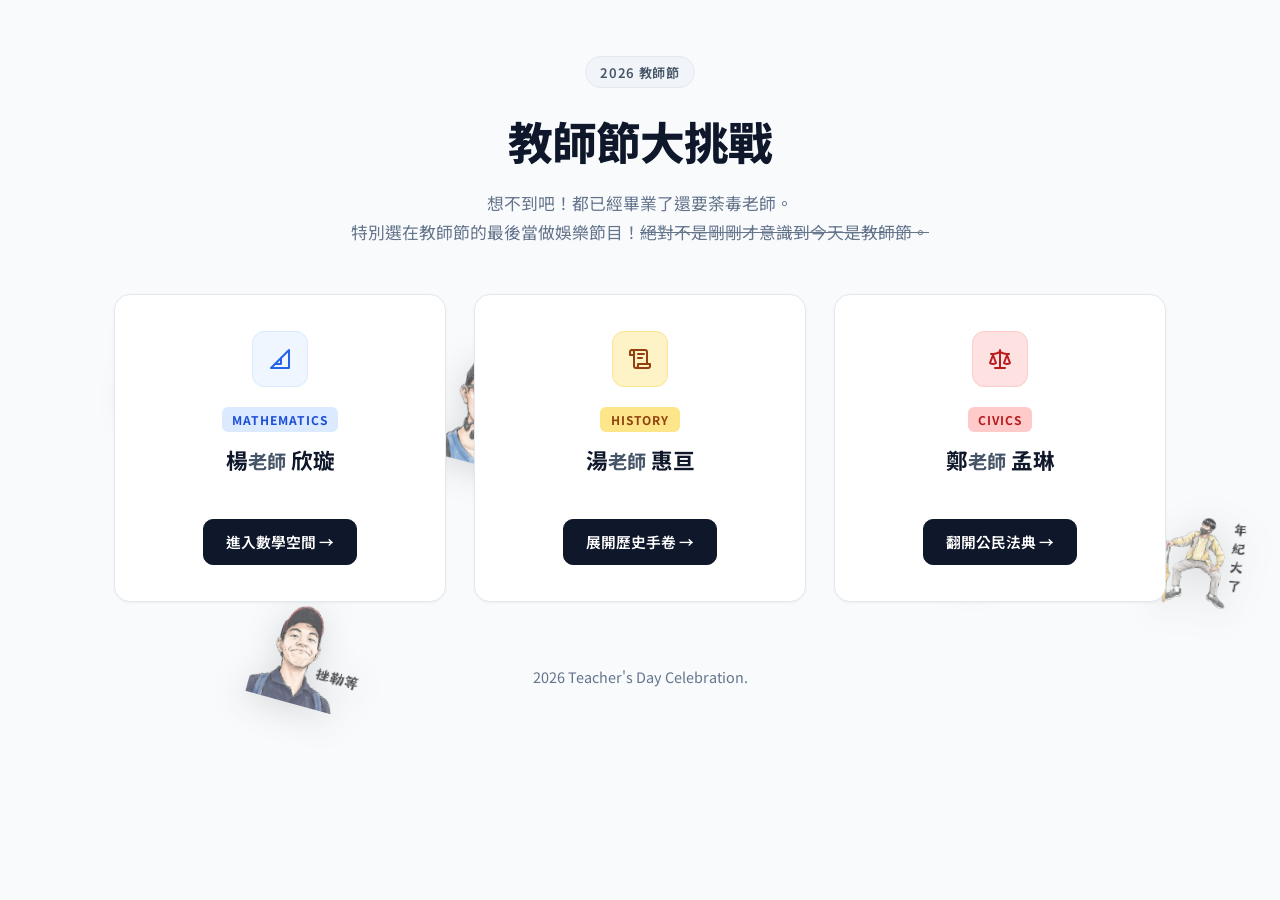
<file: index.html>
<!DOCTYPE html>
<html lang="zh-TW">
<head>
  <meta charset="UTF-8">
  <meta name="viewport" content="width=device-width, initial-scale=1.0">
  <title>2026 教師節大挑戰</title>
  <link rel="stylesheet" href="global/global.css">
  <style>
    /* 淺色主題與極簡配色覆蓋 */
    body {
      background-color: #F8FAFC;
      color: #1E293B;
    }

    .portal-container {
      position: relative;
      z-index: 10;
      width: 100%;
      max-width: 1100px;
      padding: 3.5rem 1.5rem 5rem;
      display: flex;
      flex-direction: column;
      align-items: center;
      text-align: center;
    }

    .portal-hero {
      max-width: 680px;
      margin-bottom: 3rem;
    }

    .site-badge {
      font-size: 0.82rem;
      font-weight: 600;
      letter-spacing: 0.05em;
      color: #475569;
      background: #F1F5F9;
      border: 1px solid #E2E8F0;
      padding: 0.35rem 0.9rem;
      border-radius: 9999px;
      display: inline-block;
      margin-bottom: 1.25rem;
    }

    .portal-hero h1 {
      font-size: clamp(2rem, 4.5vw, 2.8rem);
      font-weight: 800;
      letter-spacing: -0.02em;
      color: #0F172A;
      margin-bottom: 1rem;
    }

    .portal-hero p {
      font-size: 1.05rem;
      color: #64748B;
      line-height: 1.7;
    }

    /* 三大科目入口門戶卡片 - 淺色簡約無 hover 效果 */
    .portal-doors-grid {
      display: grid;
      grid-template-columns: repeat(auto-fit, minmax(300px, 1fr));
      gap: 1.75rem;
      width: 100%;
    }

    .portal-door-card {
      background: #FFFFFF;
      border: 1px solid #E2E8F0;
      border-radius: 16px;
      padding: 2.25rem 1.75rem;
      display: flex;
      flex-direction: column;
      align-items: center;
      text-align: center;
      text-decoration: none;
      color: inherit;
      box-shadow: 0 1px 3px rgba(0, 0, 0, 0.05);
    }

    .door-icon-box {
      width: 56px;
      height: 56px;
      border-radius: 12px;
      display: flex;
      align-items: center;
      justify-content: center;
      margin-bottom: 1.25rem;
    }

    .icon-math {
      background: #EFF6FF;
      color: #2563EB;
      border: 1px solid #DBEAFE;
    }

    .icon-history {
      background: #FEF3C7;
      color: #92400E;
      border: 1px solid #FDE68A;
    }

    .icon-civics {
      background: #FEE2E2;
      color: #B91C1C;
      border: 1px solid #FECACA;
    }

    .door-badge {
      font-size: 0.75rem;
      font-weight: 700;
      letter-spacing: 0.08em;
      text-transform: uppercase;
      padding: 0.25rem 0.65rem;
      border-radius: 6px;
      margin-bottom: 0.75rem;
    }

    .badge-math {
      color: #1D4ED8;
      background: #DBEAFE;
    }

    .badge-history {
      color: #92400E;
      background: #FDE68A;
    }

    .badge-civics {
      color: #B91C1C;
      background: #FECACA;
    }

    .door-title {
      font-size: 1.35rem;
      font-weight: 700;
      color: #0F172A;
      margin-bottom: 0.75rem;
    }

    .door-desc {
      font-size: 0.95rem;
      color: #64748B;
      line-height: 1.6;
      margin-bottom: 2rem;
      flex-grow: 1;
    }

    .door-action-btn {
      display: inline-flex;
      align-items: center;
      gap: 0.5rem;
      padding: 0.7rem 1.4rem;
      border-radius: 10px;
      font-weight: 600;
      font-size: 0.92rem;
      background: #0F172A;
      color: #FFFFFF;
      border: 1px solid #0F172A;
    }

    .portal-footer {
      margin-top: 4rem;
      color: #64748B;
      font-size: 0.9rem;
      display: flex;
      flex-wrap: wrap;
      justify-content: center;
      align-items: center;
      gap: 0.75rem;
    }

    .portal-footer a {
      color: #2563EB;
      text-decoration: underline;
      font-weight: 500;
    }
  </style>
</head>
<body>

  <div class="portal-container">
    <header class="portal-hero">
      <div class="site-badge">2026 教師節</div>
      <h1>教師節大挑戰</h1>
      <p>
        想不到吧！都已經畢業了還要荼毒老師。<br>
        特別選在教師節的最後當做娛樂節目！<del>絕對不是剛剛才意識到今天是教師節。</del>
      </p>
    </header>

    <div class="portal-doors-grid">
      <!-- 1. 數學老師入口 -->
      <a href="mathematic/mathematic.html" class="portal-door-card door-math" id="enter-math">
        <div class="door-icon-box icon-math">
          <svg width="24" height="24" viewBox="0 0 24 24" fill="none" stroke="currentColor" stroke-width="2" stroke-linecap="round" stroke-linejoin="round">
            <path d="M21 21H3L21 3v18Z"/>
            <path d="M7 17h6v-6"/>
          </svg>
        </div>
        <div class="door-badge badge-math">Mathematics</div>
        <h2 class="door-title"><strong>楊</strong><span style="color: #475569;font-size: 1.2rem">老師</span> <strong>欣璇</strong></h2>
        <p class="door-desc">
        </p>
        <div class="door-action-btn">進入數學空間 →</div>
      </a>

      <!-- 2. 歷史老師入口 -->
      <a href="history/history.html" class="portal-door-card door-history" id="enter-history">
        <div class="door-icon-box icon-history">
          <svg width="24" height="24" viewBox="0 0 24 24" fill="none" stroke="currentColor" stroke-width="2" stroke-linecap="round" stroke-linejoin="round">
            <path d="M8 21h12a2 2 0 0 0 2-2v-2H10v2a2 2 0 1 1-4 0V5a2 2 0 1 0-4 0v3h4"/>
            <path d="M19 17V5a2 2 0 0 0-2-2H4"/>
            <path d="M10 7h6"/>
            <path d="M10 11h4"/>
          </svg>
        </div>
        <div class="door-badge badge-history">History</div>
        <h2 class="door-title"><strong>湯</strong><span style="color: #475569;font-size: 1.2rem">老師</span> <strong>惠亘</strong></h2>
        <p class="door-desc">
          
        </p>
        <div class="door-action-btn">展開歷史手卷 →</div>
      </a>

      <!-- 3. 公民老師入口 -->
      <a href="civics/civics.html" class="portal-door-card door-civics" id="enter-civics">
        <div class="door-icon-box icon-civics">
          <svg width="24" height="24" viewBox="0 0 24 24" fill="none" stroke="currentColor" stroke-width="2" stroke-linecap="round" stroke-linejoin="round">
            <path d="m16 16 3-8 3 8c-.87.65-1.92 1-3 1s-2.13-.35-3-1Z"/>
            <path d="m2 16 3-8 3 8c-.87.65-1.92 1-3 1s-2.13-.35-3-1Z"/>
            <path d="M7 21h10"/>
            <path d="M12 3v18"/>
            <path d="M3 7h2c2 0 5-1 7-2 2 1 5 2 7 2h2"/>
          </svg>
        </div>
        <div class="door-badge badge-civics">Civics</div>
        <h2 class="door-title"><strong>鄭</strong><span style="color: #475569;font-size: 1.2rem">老師</span> <strong>孟琳</strong></h2>
        <p class="door-desc">
          
        </p>
        <div class="door-action-btn">翻開公民法典 →</div>
      </a>
    </div>

    <footer class="portal-footer">
      <span>2026 Teacher's Day Celebration.</span>
    </footer>
  </div>

  <script src="global/global.js"></script>
</body>
</html>
</file>
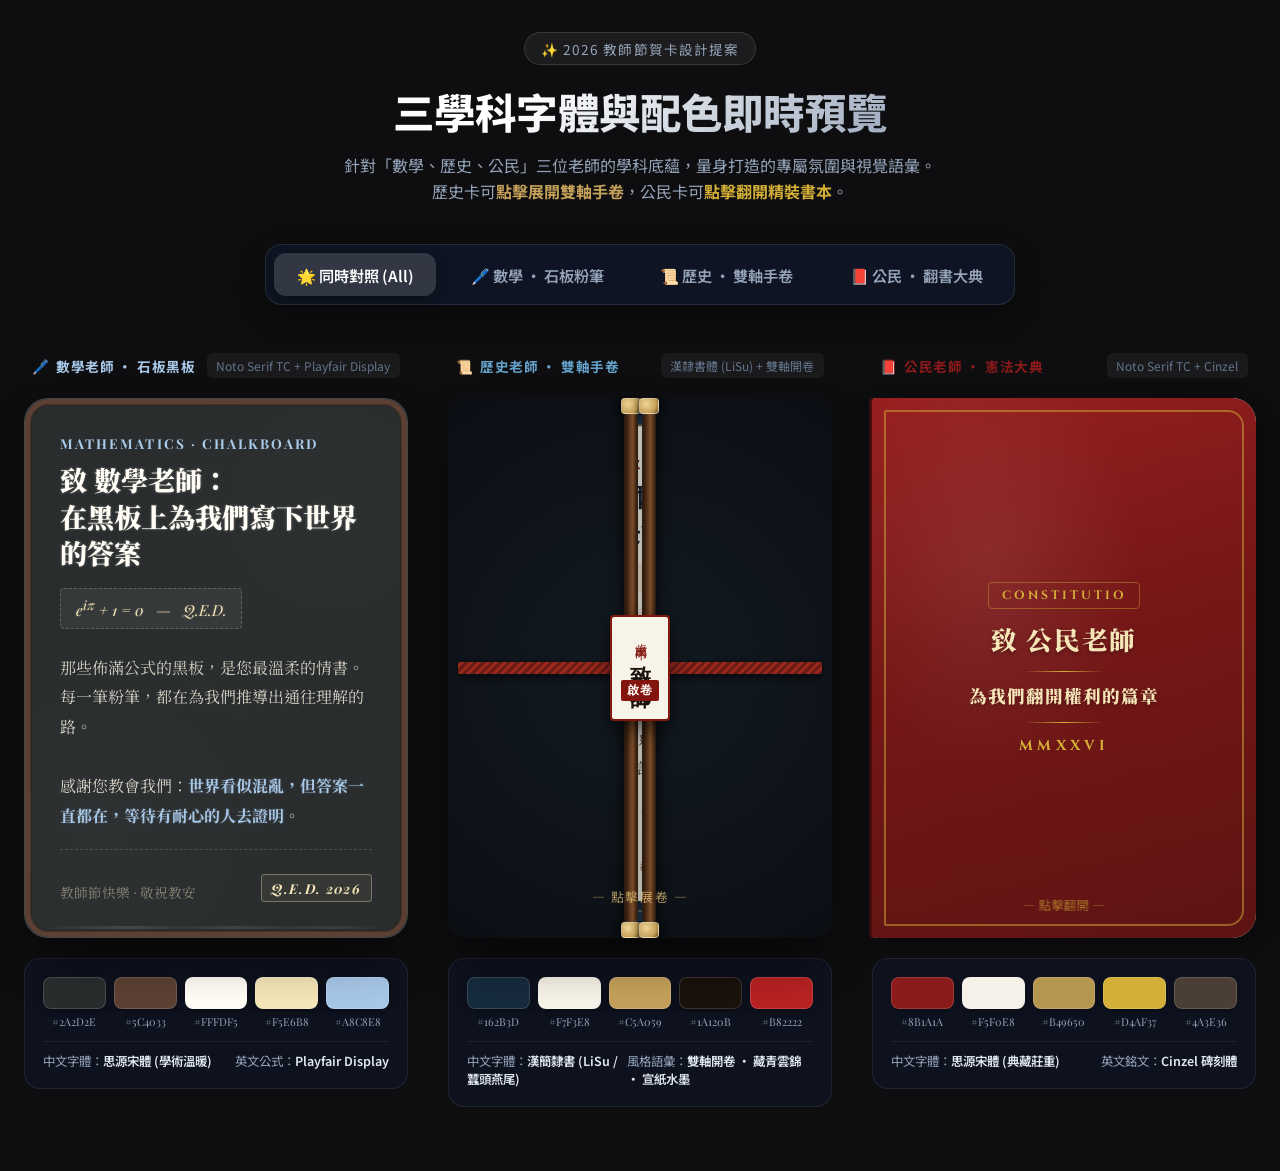
<file: demo.html>
<!DOCTYPE html>
<html lang="zh-TW">
<head>
  <meta charset="UTF-8">
  <meta name="viewport" content="width=device-width, initial-scale=1.0">
  <title>2026 教師節卡片 — 三學科配色與字體 Demo 預覽</title>

  <link rel="preconnect" href="https://fonts.googleapis.com">
  <link rel="preconnect" href="https://fonts.gstatic.com" crossorigin>
  <link href="https://fonts.googleapis.com/css2?family=Cinzel:wght@600;700;900&family=Ma+Shan+Zheng&family=ZCOOL+XiaoWei&family=Noto+Sans+TC:wght@400;500;700;900&family=Noto+Serif+TC:wght@500;700;900&family=Playfair+Display:ital,wght@0,600;0,700;0,800;1,600&display=swap" rel="stylesheet">

  <style>
    *, *::before, *::after { box-sizing: border-box; margin: 0; padding: 0; }

    body {
      background-color: #0E0E10;
      color: #E2E8F0;
      font-family: 'Noto Sans TC', sans-serif;
      min-height: 100vh;
      display: flex;
      flex-direction: column;
      align-items: center;
      padding: 2rem 1.5rem 4rem;
      overflow-x: hidden;
    }

    header { text-align: center; max-width: 800px; margin-bottom: 2.5rem; }

    .badge-header {
      display: inline-flex; align-items: center; gap: 0.5rem;
      padding: 0.35rem 1rem;
      background: rgba(255,255,255,0.06); border: 1px solid rgba(255,255,255,0.12);
      border-radius: 9999px; font-size: 0.85rem; letter-spacing: 0.08em;
      color: #94A3B8; margin-bottom: 1rem; text-transform: uppercase;
    }

    h1 {
      font-size: clamp(1.8rem, 4vw, 2.6rem); font-weight: 800;
      letter-spacing: -0.02em; margin-bottom: 0.75rem;
      background: linear-gradient(135deg, #FFF 30%, #94A3B8 100%);
      -webkit-background-clip: text; -webkit-text-fill-color: transparent;
    }

    p.subtitle { font-size: 1rem; color: #94A3B8; line-height: 1.6; }

    /* 分頁切換器 */
    .controls-nav {
      display: flex; flex-wrap: wrap; justify-content: center; gap: 0.75rem;
      background: rgba(15,23,42,0.75); backdrop-filter: blur(12px);
      padding: 0.5rem; border-radius: 16px;
      border: 1px solid rgba(255,255,255,0.1);
      margin-bottom: 3rem; box-shadow: 0 10px 30px rgba(0,0,0,0.4);
    }
    .tab-btn {
      display: inline-flex; align-items: center; gap: 0.5rem;
      padding: 0.65rem 1.4rem; border-radius: 12px; border: none;
      background: transparent; color: #94A3B8; font-family: inherit;
      font-size: 0.95rem; font-weight: 600; cursor: pointer;
      transition: all 0.25s cubic-bezier(0.16,1,0.3,1);
    }
    .tab-btn:hover { color: #F8FAFC; background: rgba(255,255,255,0.05); }
    .tab-btn.active { color: #FFF; background: rgba(255,255,255,0.15); box-shadow: 0 4px 15px rgba(0,0,0,0.3); }

    /* 卡片網格 */
    .cards-grid {
      display: grid; grid-template-columns: repeat(auto-fit, minmax(360px, 1fr));
      gap: 2.5rem; width: 100%; max-width: 1320px; perspective: 1200px;
      justify-content: center;
    }
    .card-wrapper {
      display: flex; flex-direction: column; gap: 1.25rem;
      width: 100%; max-width: 420px; margin: 0 auto;
      transition: opacity 0.3s ease, transform 0.3s ease;
    }
    .card-wrapper.hidden { display: none; }

    .card-meta-bar { display: flex; justify-content: space-between; align-items: center; padding: 0 0.5rem; }
    .card-subject-tag { font-size: 0.85rem; font-weight: 700; letter-spacing: 0.05em; display: flex; align-items: center; gap: 0.4rem; }
    .font-info-tag { font-size: 0.75rem; color: #64748B; background: rgba(255,255,255,0.05); padding: 0.25rem 0.6rem; border-radius: 6px; }

    .card-container {
      position: relative; border-radius: 24px; padding: 2.2rem;
      height: 540px; min-height: 540px; max-height: 540px;
      display: flex; flex-direction: column; justify-content: space-between;
      box-shadow: 0 25px 50px -12px rgba(0,0,0,0.6);
      transition: transform 0.2s cubic-bezier(0.2,0,0,1), box-shadow 0.2s ease;
      transform-style: preserve-3d; overflow: hidden; cursor: pointer;
    }
    .card-container:hover { box-shadow: 0 35px 60px -15px rgba(0,0,0,0.8); }


    /* ================================================== */
    /* 1. 數學 — 石板黑板 + 粉筆 (不變)                     */
    /* ================================================== */
    .card-math {
      background-color: #2A2D2E;
      border: 1px solid rgba(255,255,255,0.12);
      color: #F0EDE6;
      font-family: 'Noto Serif TC', serif;
    }
    .card-math::before {
      content: ''; position: absolute; inset: 0; border-radius: 24px;
      background-image:
        radial-gradient(circle at 20% 80%, rgba(255,255,255,0.02) 0%, transparent 50%),
        radial-gradient(circle at 80% 20%, rgba(255,255,255,0.015) 0%, transparent 50%);
      pointer-events: none;
    }
    .card-math::after {
      content: ''; position: absolute; inset: 0; border-radius: 24px;
      border: 5px solid #5C4033;
      box-shadow: inset 0 0 0 1px rgba(92,64,51,0.5), inset 0 0 0 2px rgba(40,30,22,0.4);
      pointer-events: none;
    }
    .card-math .chalk-dust {
      position: absolute; bottom: 8px; left: 20px; right: 20px; height: 3px;
      background: linear-gradient(90deg, transparent 0%, rgba(255,255,255,0.06) 10%, rgba(255,255,255,0.12) 25%, rgba(255,255,255,0.04) 40%, rgba(255,255,255,0.1) 55%, rgba(255,255,255,0.05) 70%, rgba(255,255,255,0.08) 85%, transparent 100%);
      border-radius: 1px; pointer-events: none; filter: blur(0.5px);
    }
    .card-math .sub-title { font-family: 'Playfair Display', serif; font-size: 0.85rem; letter-spacing: 0.15em; color: #A8C8E8; text-transform: uppercase; font-weight: 700; position: relative; z-index: 2; }
    .card-math h2 { font-family: 'Noto Serif TC','Playfair Display',serif; font-size: 1.7rem; font-weight: 900; margin: 0.6rem 0 1rem; color: #FFFDF5; line-height: 1.35; position: relative; z-index: 2; text-shadow: 0 0 3px rgba(255,253,245,0.3); }
    .card-math .formula-badge { display: inline-flex; align-items: center; gap: 0.5rem; background: rgba(255,255,255,0.06); border: 1px dashed rgba(255,255,255,0.2); padding: 0.45rem 0.9rem; border-radius: 4px; font-family: 'Playfair Display',serif; font-size: 0.95rem; font-style: italic; color: #F5E6B8; margin-bottom: 1.5rem; position: relative; z-index: 2; text-shadow: 0 0 2px rgba(245,230,184,0.3); }
    .card-math .quote { font-size: 1rem; line-height: 1.85; color: #D4CFC4; position: relative; z-index: 2; }
    .card-math .quote strong { color: #A8C8E8; text-shadow: 0 0 3px rgba(168,200,232,0.25); }
    .card-math .card-footer { display: flex; justify-content: space-between; align-items: flex-end; position: relative; z-index: 2; padding-top: 1.5rem; border-top: 1px dashed rgba(255,255,255,0.15); }
    .card-math .qed-stamp { font-family: 'Playfair Display',serif; font-size: 0.85rem; font-weight: 700; font-style: italic; color: #F5E6B8; border: 1px solid rgba(245,230,184,0.35); padding: 0.25rem 0.6rem; border-radius: 4px; letter-spacing: 0.1em; background: rgba(245,230,184,0.06); }
    .card-math .sign { font-family: 'Noto Serif TC',serif; font-size: 0.85rem; color: #8A8478; }


    /* ================================================== */
    /* 2. 歷史 — 雙軸手卷 + 漢隸橫排 (DUAL ROLLER SCROLL)   */
    /* ================================================== */
    .scroll-container {
      position: relative;
      height: 540px;
      min-height: 540px;
      max-height: 540px;
      border-radius: 20px;
      background: radial-gradient(circle at 50% 50%, #131A21 0%, #0A0F14 100%);
      box-shadow: 0 25px 50px -12px rgba(0,0,0,0.7);
      overflow: hidden;
      cursor: pointer;
      perspective: 1200px;
      user-select: none;
    }

    /* 卷軸底層紙身 (宣紙 + 藏青織錦邊飾) */
    .scroll-paper-body {
      position: absolute;
      inset: 12px;
      border-radius: 6px;
      background: linear-gradient(135deg, #132433 0%, #1A344A 50%, #132433 100%);
      box-shadow: 0 8px 25px rgba(0,0,0,0.6);
      /* 核心展開過渡動畫：以中央為軸向左右展開 */
      clip-path: inset(0 calc(50% - 15px) 0 calc(50% - 15px));
      transition: clip-path 0.7s cubic-bezier(0.25, 1, 0.35, 1);
    }
    .scroll-container.opened .scroll-paper-body {
      clip-path: inset(0 0% 0 0%);
    }

    /* 綾絹四邊織錦邊框紋理 */
    .brocade-border-top, .brocade-border-bottom {
      position: absolute; left: 0; right: 0; height: 16px;
      background: repeating-linear-gradient(90deg, #1B3850 0px, #1B3850 8px, #152B3E 8px, #152B3E 16px);
      box-shadow: inset 0 0 0 1px rgba(197,160,89,0.3);
      z-index: 2;
    }
    .brocade-border-top { top: 0; border-bottom: 1px solid rgba(197,160,89,0.4); }
    .brocade-border-bottom { bottom: 0; border-top: 1px solid rgba(197,160,89,0.4); }

    .brocade-border-left, .brocade-border-right {
      position: absolute; top: 0; bottom: 0; width: 14px;
      background: repeating-linear-gradient(180deg, #1B3850 0px, #1B3850 8px, #152B3E 8px, #152B3E 16px);
      z-index: 2;
    }
    .brocade-border-left { left: 0; border-right: 1px solid rgba(197,160,89,0.4); }
    .brocade-border-right { right: 0; border-left: 1px solid rgba(197,160,89,0.4); }

    /* 米黃溫潤老宣紙核心 */
    .rice-paper-core {
      position: absolute;
      inset: 16px 14px;
      background-color: #F7F3E8;
      border: 1px solid rgba(197, 160, 89, 0.4);
      background-image:
        radial-gradient(ellipse at 50% 95%, rgba(30, 48, 65, 0.07) 0%, transparent 60%),
        radial-gradient(ellipse at 85% 15%, rgba(197, 160, 89, 0.08) 0%, transparent 40%),
        repeating-linear-gradient(0deg, transparent 0px, transparent 2px, rgba(160,140,110,0.02) 3px, transparent 4px);
      border-radius: 2px;
      padding: 1.8rem 1.8rem 1.5rem 1.8rem;
      display: flex;
      flex-direction: column;
      justify-content: space-between;
      color: #1A120B;
      font-family: 'LiSu', '隸書', 'SimLi', 'Baoli TC', 'Baoli SC', 'Ma Shan Zheng', 'Noto Serif TC', serif;
      position: relative;
      z-index: 3;
    }

    /* 右上方朱砂引首章「啟智」 */
    .seal-intro {
      position: absolute;
      top: 18px;
      right: 20px;
      width: 24px;
      height: 42px;
      border-radius: 12px;
      background: #B82222;
      color: #FFFDF9;
      font-family: 'LiSu', '隸書', 'SimLi', serif;
      font-size: 0.72rem;
      font-weight: 900;
      letter-spacing: 0.15em;
      writing-mode: vertical-rl;
      display: flex;
      align-items: center;
      justify-content: center;
      border: 1.5px solid #82150E;
      box-shadow: inset 0 0 0 1px rgba(255,255,255,0.25), 0 3px 6px rgba(184,34,34,0.3);
      transform: rotate(1deg);
    }

    .scroll-header { position: relative; z-index: 4; }
    .scroll-sub-badge {
      font-family: 'LiSu', '隸書', 'SimLi', serif;
      font-size: 0.8rem;
      letter-spacing: 0.18em;
      color: #7A3518;
      font-weight: 700;
    }
    .scroll-title {
      font-family: 'LiSu', '隸書', 'SimLi', serif;
      font-size: 1.6rem;
      font-weight: 900;
      margin: 0.5rem 0 0.8rem;
      color: #15222E;
      letter-spacing: 0.06em;
      line-height: 1.35;
      text-shadow: 0 1px 1px rgba(0,0,0,0.15);
    }
    .scroll-motto {
      display: inline-flex;
      align-items: center;
      gap: 0.5rem;
      background: rgba(197, 160, 89, 0.18);
      border-left: 3px solid #C5A059;
      padding: 0.35rem 0.8rem;
      border-radius: 0 4px 4px 0;
      font-family: 'LiSu', '隸書', 'SimLi', serif;
      font-size: 0.92rem;
      color: #8C2518;
      font-weight: 700;
      letter-spacing: 0.1em;
      margin-bottom: 1rem;
    }

    .scroll-quote {
      font-size: 0.98rem;
      line-height: 1.85;
      color: #2D2016;
      letter-spacing: 0.04em;
      position: relative;
      z-index: 4;
    }
    .scroll-quote strong {
      color: #8C2518;
      font-weight: 900;
      text-shadow: 0 0 1px rgba(140,37,24,0.2);
    }

    .scroll-footer {
      display: flex;
      justify-content: space-between;
      align-items: flex-end;
      position: relative;
      z-index: 4;
      padding-top: 1.2rem;
      border-top: 1px dashed rgba(197, 160, 89, 0.4);
    }
    .scroll-year {
      font-family: 'LiSu', '隸書', 'SimLi', serif;
      font-size: 0.82rem;
      color: #6A4526;
      letter-spacing: 0.12em;
    }

    /* 秦漢朱砂方印「師恩如山」 */
    .seal-main {
      width: 44px;
      height: 44px;
      background: #B82222;
      color: #FFFDF9;
      font-family: 'LiSu', '隸書', 'SimLi', serif;
      font-size: 0.84rem;
      font-weight: 900;
      line-height: 1.15;
      display: flex;
      align-items: center;
      justify-content: center;
      border: 2px solid #82150E;
      box-shadow: inset 0 0 0 1.5px rgba(255,255,255,0.25), 0 3px 8px rgba(184,34,34,0.35);
      border-radius: 4px;
      letter-spacing: 0.05em;
      transform: rotate(-1.5deg);
      text-shadow: 0 0 1px rgba(0,0,0,0.3);
    }

    /* 左右雙實木軸桿 (Rollers) */
    .scroll-roller {
      position: absolute;
      top: 0; bottom: 0;
      width: 22px;
      z-index: 10;
      display: flex;
      flex-direction: column;
      align-items: center;
      justify-content: space-between;
      pointer-events: none;
      transition: all 0.7s cubic-bezier(0.25, 1, 0.35, 1);
    }
    .roller-left {
      left: calc(50% - 20px);
      filter: drop-shadow(-3px 0 6px rgba(0,0,0,0.6));
    }
    .roller-right {
      right: calc(50% - 20px);
      filter: drop-shadow(3px 0 6px rgba(0,0,0,0.6));
    }

    .scroll-container.opened .roller-left { left: 4px; }
    .scroll-container.opened .roller-right { right: 4px; }

    /* 軸木本體 (圓柱實木漸層) */
    .roller-rod {
      width: 14px;
      height: calc(100% - 32px);
      background: linear-gradient(
        90deg,
        #1E0F07 0%,
        #4A2B15 30%,
        #7B4E2B 60%,
        #4A2B15 85%,
        #1A0C05 100%
      );
      border-radius: 3px;
      box-shadow: inset 0 0 2px rgba(255,255,255,0.2);
    }

    /* 軸頭 (黃銅古金包頭) */
    .roller-cap {
      width: 20px;
      height: 16px;
      background: radial-gradient(circle at 35% 35%, #F0D597 0%, #C5A059 65%, #6B4E1B 100%);
      border-radius: 4px;
      border: 1px solid rgba(255,255,255,0.4);
      box-shadow: 0 2px 5px rgba(0,0,0,0.5);
    }

    /* 初始合攏時覆蓋的題簽、絲絛紅繩與提示 */
    .scroll-closed-overlay {
      position: absolute;
      inset: 0;
      z-index: 15;
      display: flex;
      flex-direction: column;
      align-items: center;
      justify-content: center;
      pointer-events: none;
      transition: opacity 0.35s ease, transform 0.4s ease;
    }
    .scroll-container.opened .scroll-closed-overlay {
      opacity: 0;
      transform: scale(0.92);
    }

    /* 橫貫絲絛紅繩 */
    .scroll-tie-cord {
      position: absolute;
      top: 50%;
      left: 10px;
      right: 10px;
      height: 12px;
      transform: translateY(-50%);
      background: repeating-linear-gradient(
        -45deg,
        #6B1C14 0px,
        #6B1C14 3px,
        #9B281D 3px,
        #9B281D 6px
      );
      box-shadow: 0 3px 8px rgba(0,0,0,0.6);
      border-radius: 2px;
    }

    /* 直式古典題簽標籤 */
    .scroll-tie-tag {
      position: relative;
      z-index: 16;
      background: #F7F3E8;
      border: 2px solid #82150E;
      border-radius: 4px;
      padding: 1.1rem 0.55rem;
      display: flex;
      flex-direction: column;
      align-items: center;
      gap: 0.45rem;
      box-shadow: 0 8px 20px rgba(0,0,0,0.6);
      font-family: 'LiSu', '隸書', 'SimLi', serif;
    }
    .tag-sub {
      font-size: 0.72rem;
      color: #82150E;
      letter-spacing: 0.15em;
      writing-mode: vertical-rl;
    }
    .tag-main {
      font-size: 1.3rem;
      font-weight: 900;
      color: #1A120B;
      letter-spacing: 0.15em;
      writing-mode: vertical-rl;
    }
    .tag-status {
      font-size: 0.72rem;
      background: #82150E;
      color: #FFFDF9;
      padding: 0.2rem 0.35rem;
      border-radius: 2px;
      font-weight: 700;
      letter-spacing: 0.1em;
    }

    .scroll-hint {
      position: absolute;
      bottom: 2rem;
      font-size: 0.8rem;
      color: rgba(229, 195, 122, 0.75);
      letter-spacing: 0.12em;
      animation: hintPulse 2s ease-in-out infinite;
    }


    /* ================================================== */
    /* 3. 公民 — 翻書互動 (UPDATED: 3D Book Flip)          */
    /* ================================================== */
    /* 書本容器 (保持透視) */
    .book-container {
      position: relative;
      height: 540px;
      min-height: 540px;
      max-height: 540px;
      perspective: 1500px;
      cursor: pointer;
    }

    /* 內頁 (永遠在後方) */
    .book-inner-page {
      position: absolute;
      inset: 0;
      border-radius: 4px 24px 24px 4px;
      background-color: #F5F0E8;
      padding: 2.5rem 2.2rem 2.2rem 2.8rem;
      display: flex;
      flex-direction: column;
      justify-content: space-between;
      font-family: 'Noto Serif TC', serif;
      color: #2C2420;
      box-shadow: inset 3px 0 8px rgba(0,0,0,0.08);
      overflow: hidden;
    }

    /* 內頁金色邊框 */
    .book-inner-page::before {
      content: '';
      position: absolute;
      inset: 12px;
      border: 1px solid rgba(180,150,80,0.35);
      border-radius: 2px 16px 16px 2px;
      pointer-events: none;
    }

    /* 內頁書脊陰影 */
    .book-inner-page::after {
      content: '';
      position: absolute;
      top: 0; bottom: 0; left: 0; width: 20px;
      background: linear-gradient(90deg, rgba(0,0,0,0.1) 0%, rgba(0,0,0,0.03) 60%, transparent 100%);
      pointer-events: none;
    }

    .inner-corner {
      position: absolute; width: 16px; height: 16px;
      border-color: #B49650; pointer-events: none;
    }
    .ic-tl { top: 18px; left: 18px; border-top: 1.5px solid; border-left: 1.5px solid; }
    .ic-tr { top: 18px; right: 18px; border-top: 1.5px solid; border-right: 1.5px solid; }
    .ic-bl { bottom: 18px; left: 18px; border-bottom: 1.5px solid; border-left: 1.5px solid; }
    .ic-br { bottom: 18px; right: 18px; border-bottom: 1.5px solid; border-right: 1.5px solid; }

    .book-inner-page .sub-title {
      font-family: 'Cinzel',serif; font-size: 0.85rem; letter-spacing: 0.2em;
      color: #8B1A1A; text-transform: uppercase; font-weight: 900;
    }
    .book-inner-page h2 {
      font-family: 'Noto Serif TC','Cinzel',serif; font-size: 1.65rem; font-weight: 900;
      margin: 0.5rem 0 0.8rem; color: #1A1512; line-height: 1.35; letter-spacing: 0.03em;
    }
    .constitution-line {
      display: flex; align-items: center; gap: 0.6rem; margin-bottom: 1.2rem;
    }
    .constitution-line::before, .constitution-line::after {
      content: ''; flex: 1; height: 1px;
      background: linear-gradient(90deg, transparent, #B49650, transparent);
    }
    .constitution-label {
      font-family: 'Cinzel',serif; font-size: 0.72rem; letter-spacing: 0.15em;
      color: #B49650; white-space: nowrap;
    }
    .book-inner-page .quote {
      font-size: 1rem; line-height: 1.85; color: #4A3E36;
    }
    .book-inner-page .quote strong { color: #8B1A1A; }
    .book-inner-page .card-footer {
      display: flex; justify-content: space-between; align-items: center;
      padding-top: 1.5rem; border-top: 1px solid rgba(180,150,80,0.3);
    }
    .civic-seal {
      width: 50px; height: 50px; border-radius: 50%;
      background: radial-gradient(circle at 40% 35%, #D4AF37 0%, #B49650 50%, #8A7340 100%);
      box-shadow: 0 3px 10px rgba(180,150,80,0.4), inset 0 1px 3px rgba(255,255,255,0.4);
      display: flex; align-items: center; justify-content: center;
      color: #3D2B1F; font-size: 0.68rem; font-weight: 900;
      border: 2px solid rgba(212,175,55,0.6); letter-spacing: 0.05em;
      writing-mode: vertical-lr;
    }
    .civic-latin {
      font-family: 'Cinzel',serif; font-size: 0.78rem; color: #8A7340; font-style: italic;
    }

    /* 封面 (翻轉的部分) */
    .book-cover {
      position: absolute;
      inset: 0;
      border-radius: 4px 24px 24px 4px;
      background: linear-gradient(165deg, #9B2020 0%, #7A1818 40%, #601414 100%);
      padding: 2.2rem;
      display: flex;
      flex-direction: column;
      align-items: center;
      justify-content: center;
      text-align: center;
      transform-origin: left center;
      transition: transform 0.8s cubic-bezier(0.4, 0.2, 0.2, 1);
      transform-style: preserve-3d;
      backface-visibility: hidden;
      z-index: 5;
      box-shadow: 5px 5px 20px rgba(0,0,0,0.4);
      cursor: pointer;
    }

    .book-cover.opened {
      transform: rotateY(-160deg);
      box-shadow: -2px 5px 15px rgba(0,0,0,0.3);
    }

    /* 封面皮革紋理 */
    .book-cover::before {
      content: '';
      position: absolute;
      inset: 0;
      border-radius: 4px 24px 24px 4px;
      background:
        repeating-linear-gradient(
          0deg,
          transparent 0px, rgba(0,0,0,0.03) 1px, transparent 2px, transparent 3px
        ),
        repeating-linear-gradient(
          90deg,
          transparent 0px, rgba(0,0,0,0.02) 1px, transparent 2px, transparent 4px
        ),
        radial-gradient(ellipse at 30% 30%, rgba(255,255,255,0.08) 0%, transparent 40%);
      pointer-events: none;
    }

    /* 封面金色邊框 */
    .book-cover::after {
      content: '';
      position: absolute;
      inset: 12px;
      border: 2px solid rgba(212,175,55,0.5);
      border-radius: 2px 16px 16px 2px;
      pointer-events: none;
    }

    /* 封面書脊厚度 */
    .book-spine {
      position: absolute;
      top: 0; bottom: 0; left: -3px; width: 6px;
      background: linear-gradient(90deg, #4A1010, #601414);
      border-radius: 3px 0 0 3px;
      transform: translateZ(-3px);
    }

    .cover-title-area {
      position: relative; z-index: 2;
      display: flex; flex-direction: column; align-items: center; gap: 0.8rem;
    }

    .cover-emblem {
      font-family: 'Cinzel',serif; font-size: 0.75rem; letter-spacing: 0.25em;
      color: #D4AF37; text-transform: uppercase; font-weight: 700;
      border: 1px solid rgba(212,175,55,0.4); padding: 0.3rem 0.8rem;
      border-radius: 4px;
    }

    .cover-main-title {
      font-family: 'Noto Serif TC',serif; font-size: 1.6rem; font-weight: 900;
      color: #F5E6B8; letter-spacing: 0.06em; line-height: 1.4;
      text-shadow: 0 2px 4px rgba(0,0,0,0.3);
    }

    .cover-decorative-line {
      width: 80px; height: 1px;
      background: linear-gradient(90deg, transparent, #D4AF37, transparent);
    }

    .cover-year {
      font-family: 'Cinzel',serif; font-size: 0.9rem; font-weight: 700;
      color: #D4AF37; letter-spacing: 0.3em;
    }

    .cover-hint {
      position: absolute; bottom: 1.5rem; left: 50%; transform: translateX(-50%);
      font-size: 0.78rem; color: rgba(212,175,55,0.6); letter-spacing: 0.05em;
      z-index: 2;
      animation: hintPulse 2s ease-in-out infinite;
    }
    @keyframes hintPulse {
      0%, 100% { opacity: 0.5; }
      50% { opacity: 1; }
    }


    /* ================================================== */
    /* 色票面板                                            */
    /* ================================================== */
    .palette-box {
      background: rgba(15,23,42,0.6); border: 1px solid rgba(255,255,255,0.08);
      border-radius: 16px; padding: 1.1rem;
      display: flex; flex-direction: column; gap: 0.8rem;
    }
    .swatches-row { display: grid; grid-template-columns: repeat(5, 1fr); gap: 0.5rem; }
    .swatch { display: flex; flex-direction: column; align-items: center; gap: 0.3rem; cursor: pointer; transition: transform 0.15s ease; }
    .swatch:hover { transform: translateY(-2px); }
    .swatch-color { width: 100%; height: 32px; border-radius: 8px; border: 1px solid rgba(255,255,255,0.15); box-shadow: 0 2px 6px rgba(0,0,0,0.3); }
    .swatch-code { font-family: 'Playfair Display',serif; font-size: 0.68rem; color: #94A3B8; }
    .font-spec-text { font-size: 0.78rem; color: #94A3B8; display: flex; justify-content: space-between; border-top: 1px solid rgba(255,255,255,0.06); padding-top: 0.6rem; }
    .font-spec-text span.val { color: #E2E8F0; font-weight: 600; }

    /* Toast */
    #toast {
      position: fixed; bottom: 2rem; left: 50%;
      transform: translateX(-50%) translateY(100px);
      background: #1E293B; color: #F8FAFC;
      padding: 0.75rem 1.5rem; border-radius: 9999px;
      border: 1px solid rgba(255,255,255,0.15);
      font-size: 0.9rem; box-shadow: 0 10px 25px rgba(0,0,0,0.5);
      opacity: 0; pointer-events: none;
      transition: all 0.3s cubic-bezier(0.16,1,0.3,1); z-index: 999;
    }
    #toast.show { transform: translateX(-50%) translateY(0); opacity: 1; }

    @media (max-width: 768px) {
      .cards-grid { grid-template-columns: 1fr; }
      .card-container, .book-container { min-height: 480px; }
    }
  </style>
</head>
<body>

  <header>
    <div class="badge-header"><span>✨ 2026 教師節賀卡設計提案</span></div>
    <h1>三學科字體與配色即時預覽</h1>
    <p class="subtitle">
      針對「數學、歷史、公民」三位老師的學科底蘊，量身打造的專屬氛圍與視覺語彙。<br>
      歷史卡可<strong style="color:#C5A059;">點擊展開雙軸手卷</strong>，公民卡可<strong style="color:#D4AF37;">點擊翻開精裝書本</strong>。
    </p>
  </header>

  <nav class="controls-nav" aria-label="主題切換">
    <button class="tab-btn active" data-filter="all">🌟 同時對照 (All)</button>
    <button class="tab-btn" data-filter="math">🖊️ 數學 · 石板粉筆</button>
    <button class="tab-btn" data-filter="history">📜 歷史 · 雙軸手卷</button>
    <button class="tab-btn" data-filter="civics">📕 公民 · 翻書大典</button>
  </nav>

  <main class="cards-grid">

    <!-- ==================== 1. 數學卡片 ==================== -->
    <div class="card-wrapper" data-category="math">
      <div class="card-meta-bar">
        <span class="card-subject-tag" style="color: #A8C8E8;">
          <span>🖊️</span> 數學老師 · 石板黑板
        </span>
        <span class="font-info-tag">Noto Serif TC + Playfair Display</span>
      </div>

      <div class="card-container card-math" id="card-math-elem">
        <div class="chalk-dust"></div>
        <div class="card-header">
          <div class="sub-title">MATHEMATICS · CHALKBOARD</div>
          <h2>致 數學老師：<br>在黑板上為我們寫下世界的答案</h2>
          <div class="formula-badge">
            <span>e<sup>iπ</sup> + 1 = 0 &ensp;—&ensp; Q.E.D.</span>
          </div>
          <p class="quote">
            那些佈滿公式的黑板，是您最溫柔的情書。每一筆粉筆，都在為我們推導出通往理解的路。<br><br>
            感謝您教會我們：<strong>世界看似混亂，但答案一直都在，等待有耐心的人去證明</strong>。
          </p>
        </div>
        <div class="card-footer">
          <div class="sign">教師節快樂 · 敬祝教安</div>
          <div class="qed-stamp">Q.E.D. 2026</div>
        </div>
      </div>

      <div class="palette-box">
        <div class="swatches-row">
          <div class="swatch" data-hex="#2A2D2E"><div class="swatch-color" style="background:#2A2D2E"></div><span class="swatch-code">#2A2D2E</span></div>
          <div class="swatch" data-hex="#5C4033"><div class="swatch-color" style="background:#5C4033"></div><span class="swatch-code">#5C4033</span></div>
          <div class="swatch" data-hex="#FFFDF5"><div class="swatch-color" style="background:#FFFDF5"></div><span class="swatch-code">#FFFDF5</span></div>
          <div class="swatch" data-hex="#F5E6B8"><div class="swatch-color" style="background:#F5E6B8"></div><span class="swatch-code">#F5E6B8</span></div>
          <div class="swatch" data-hex="#A8C8E8"><div class="swatch-color" style="background:#A8C8E8"></div><span class="swatch-code">#A8C8E8</span></div>
        </div>
        <div class="font-spec-text">
          <span>中文字體：<span class="val">思源宋體 (學術溫暖)</span></span>
          <span>英文公式：<span class="val">Playfair Display</span></span>
        </div>
      </div>
    </div>


    <!-- ==================== 2. 歷史卡片 (文人典雅手卷) ==================== -->
    <div class="card-wrapper" data-category="history">
      <div class="card-meta-bar">
        <span class="card-subject-tag" style="color: #64A0C8;">
          <span>📜</span> 歷史老師 · 雙軸手卷
        </span>
        <span class="font-info-tag">漢隸書體 (LiSu) + 雙軸開卷</span>
      </div>

      <div class="scroll-container" id="scroll-history">
        <!-- 展開後的宣紙書畫卷芯 (在底層，隨卷軸展開而顯現) -->
        <div class="scroll-paper-body">
          <!-- 裝裱綾絹外緣 (藏青織錦邊飾) -->
          <div class="brocade-border-top"></div>
          <div class="brocade-border-bottom"></div>
          <div class="brocade-border-left"></div>
          <div class="brocade-border-right"></div>

          <!-- 宣紙核心內容區 (米黃熟宣紙 + 水墨遠山暗紋) -->
          <div class="rice-paper-core">
            <!-- 右上方：朱砂引首章「啟智」 -->
            <div class="seal-intro">啟智</div>

            <!-- 卷軸標題與橫批題跋 (隸書橫排) -->
            <div class="scroll-header">
              <div class="scroll-sub-badge">青史長卷 · 師道千秋</div>
              <h2 class="scroll-title">致 歷史老師：<br>在時間的長河裡引航</h2>
              <div class="scroll-motto">
                <span>以史為鑑知興替 &ensp;·&ensp; 卷舒墨韻啟後人</span>
              </div>
            </div>

            <!-- 賀詞正文 (隸書橫排) -->
            <p class="scroll-quote">
              歷史不只是泛黃的年表與塵封的故跡，在您的娓娓講述中，那些遠去的興衰都有了溫度與智慧。<br><br>
              感謝您引領我們以史為鏡，<strong>學會以百年之尺度審視當下</strong>，銘記薪火相傳，砥礪求索初心。
            </p>

            <!-- 卷末落款與朱砂方印「師恩如山」 -->
            <div class="scroll-footer">
              <div class="scroll-year">歲在丙午 · 二〇二六 教師節敬獻</div>
              <div class="seal-main">師恩<br>如山</div>
            </div>
          </div>
        </div>

        <!-- 初始合攏時覆蓋在正中央的絲絛紅繩、古典題簽與呼吸提示 -->
        <div class="scroll-closed-overlay" id="scroll-overlay">
          <!-- 橫貫絲絛紅繩 -->
          <div class="scroll-tie-cord"></div>
          <!-- 直式古典題簽 (正中標籤) -->
          <div class="scroll-tie-tag">
            <span class="tag-sub">歲次丙午</span>
            <span class="tag-main">致 歷史老師</span>
            <span class="tag-status">啟卷</span>
          </div>
          <div class="scroll-hint">— 點擊展卷 —</div>
        </div>

        <!-- 左軸木 (左側實木軸桿 + 金銅軸頭) -->
        <div class="scroll-roller roller-left" id="roller-left">
          <div class="roller-cap cap-top"></div>
          <div class="roller-rod"></div>
          <div class="roller-cap cap-bottom"></div>
        </div>

        <!-- 右軸木 (右側實木軸桿 + 金銅軸頭) -->
        <div class="scroll-roller roller-right" id="roller-right">
          <div class="roller-cap cap-top"></div>
          <div class="roller-rod"></div>
          <div class="roller-cap cap-bottom"></div>
        </div>
      </div>

      <!-- 配色色票 -->
      <div class="palette-box">
        <div class="swatches-row">
          <div class="swatch" data-hex="#162B3D"><div class="swatch-color" style="background:#162B3D"></div><span class="swatch-code">#162B3D</span></div>
          <div class="swatch" data-hex="#F7F3E8"><div class="swatch-color" style="background:#F7F3E8"></div><span class="swatch-code">#F7F3E8</span></div>
          <div class="swatch" data-hex="#C5A059"><div class="swatch-color" style="background:#C5A059"></div><span class="swatch-code">#C5A059</span></div>
          <div class="swatch" data-hex="#1A120B"><div class="swatch-color" style="background:#1A120B"></div><span class="swatch-code">#1A120B</span></div>
          <div class="swatch" data-hex="#B82222"><div class="swatch-color" style="background:#B82222"></div><span class="swatch-code">#B82222</span></div>
        </div>
        <div class="font-spec-text">
          <span>中文字體：<span class="val">漢簡隸書 (LiSu / 蠶頭燕尾)</span></span>
          <span>風格語彙：<span class="val">雙軸開卷 · 藏青雲錦 · 宣紙水墨</span></span>
        </div>
      </div>
    </div>


    <!-- ==================== 3. 公民卡片 (翻書) ==================== -->
    <div class="card-wrapper" data-category="civics">
      <div class="card-meta-bar">
        <span class="card-subject-tag" style="color: #8B1A1A;">
          <span>📕</span> 公民老師 · 憲法大典
        </span>
        <span class="font-info-tag">Noto Serif TC + Cinzel</span>
      </div>

      <div class="book-container" id="book-civics">
        <!-- 內頁 (始終可見，在封面後方) -->
        <div class="book-inner-page">
          <div class="inner-corner ic-tl"></div>
          <div class="inner-corner ic-tr"></div>
          <div class="inner-corner ic-bl"></div>
          <div class="inner-corner ic-br"></div>

          <div>
            <div class="sub-title">CIVITAS · CONSTITUTIO</div>
            <h2>致 公民老師：<br>為我們翻開權利的篇章</h2>
            <div class="constitution-line">
              <span class="constitution-label">ARTICLE · 思辨與行動</span>
            </div>
            <p class="quote">
              課本上的每一條條文，在您的詮釋下都有了重量。您讓我們知道，公民不只是身份，而是一種選擇。<br><br>
              感謝您教會我們：<strong>每個人手中都握有改變社會的那一票，而思辨是最溫柔也最強大的武器</strong>。
            </p>
          </div>

          <div class="card-footer">
            <div class="civic-latin">Lex est quod notamus — 法即所書</div>
            <div class="civic-seal">公義之光</div>
          </div>
        </div>

        <!-- 封面 (可翻開) -->
        <div class="book-cover" id="book-cover">
          <div class="book-spine"></div>
          <div class="cover-title-area">
            <div class="cover-emblem">CONSTITUTIO</div>
            <div class="cover-main-title">致 公民老師</div>
            <div class="cover-decorative-line"></div>
            <div class="cover-main-title" style="font-size:1.1rem;">為我們翻開權利的篇章</div>
            <div class="cover-decorative-line"></div>
            <div class="cover-year">MMXXVI</div>
          </div>
          <div class="cover-hint">— 點擊翻開 —</div>
        </div>
      </div>

      <div class="palette-box">
        <div class="swatches-row">
          <div class="swatch" data-hex="#8B1A1A"><div class="swatch-color" style="background:#8B1A1A"></div><span class="swatch-code">#8B1A1A</span></div>
          <div class="swatch" data-hex="#F5F0E8"><div class="swatch-color" style="background:#F5F0E8"></div><span class="swatch-code">#F5F0E8</span></div>
          <div class="swatch" data-hex="#B49650"><div class="swatch-color" style="background:#B49650"></div><span class="swatch-code">#B49650</span></div>
          <div class="swatch" data-hex="#D4AF37"><div class="swatch-color" style="background:#D4AF37"></div><span class="swatch-code">#D4AF37</span></div>
          <div class="swatch" data-hex="#4A3E36"><div class="swatch-color" style="background:#4A3E36"></div><span class="swatch-code">#4A3E36</span></div>
        </div>
        <div class="font-spec-text">
          <span>中文字體：<span class="val">思源宋體 (典藏莊重)</span></span>
          <span>英文銘文：<span class="val">Cinzel 碑刻體</span></span>
        </div>
      </div>
    </div>

  </main>

  <div id="toast">已複製色碼至剪貼簿！</div>

  <script>
    // 1. 分頁切換
    const tabs = document.querySelectorAll('.tab-btn');
    const cards = document.querySelectorAll('.card-wrapper');
    tabs.forEach(tab => {
      tab.addEventListener('click', () => {
        tabs.forEach(t => t.classList.remove('active'));
        tab.classList.add('active');
        const filter = tab.dataset.filter;
        cards.forEach(card => {
          card.classList.toggle('hidden', filter !== 'all' && card.dataset.category !== filter);
        });
      });
    });

    // 2. 歷史手卷展卷
    const scrollHistory = document.getElementById('scroll-history');
    let scrollOpen = false;
    if (scrollHistory) {
      scrollHistory.addEventListener('click', () => {
        scrollOpen = !scrollOpen;
        scrollHistory.classList.toggle('opened', scrollOpen);
        showToast(scrollOpen ? '手卷已展開 📜' : '手卷已收攏 📜');
      });
    }

    // 3. 公民書本翻頁
    const bookCover = document.getElementById('book-cover');
    let bookOpen = false;
    if (bookCover) {
      bookCover.addEventListener('click', (e) => {
        e.stopPropagation();
        bookOpen = !bookOpen;
        bookCover.classList.toggle('opened', bookOpen);
        showToast(bookOpen ? '書本已翻開 📖' : '書本已闔上 📕');
      });
    }

    // 3. 3D 滑鼠微視差 (排除翻書卡)
    document.querySelectorAll('.card-container').forEach(card => {
      card.addEventListener('mousemove', (e) => {
        const rect = card.getBoundingClientRect();
        const x = e.clientX - rect.left;
        const y = e.clientY - rect.top;
        const rotateX = ((y - rect.height/2) / (rect.height/2)) * -8;
        const rotateY = ((x - rect.width/2) / (rect.width/2)) * 8;
        card.style.transform = `perspective(1000px) rotateX(${rotateX}deg) rotateY(${rotateY}deg) scale3d(1.01,1.01,1.01)`;
      });
      card.addEventListener('mouseleave', () => {
        card.style.transform = 'perspective(1000px) rotateX(0) rotateY(0) scale3d(1,1,1)';
      });
    });

    // 4. 色票複製
    const toast = document.getElementById('toast');
    let toastTimeout;
    function showToast(msg) {
      toast.textContent = msg;
      toast.classList.add('show');
      clearTimeout(toastTimeout);
      toastTimeout = setTimeout(() => toast.classList.remove('show'), 2000);
    }
    document.querySelectorAll('.swatch').forEach(swatch => {
      swatch.addEventListener('click', () => {
        const hex = swatch.dataset.hex;
        navigator.clipboard.writeText(hex).then(() => showToast(`已複製色碼：${hex}`)).catch(() => showToast(`色碼：${hex}`));
      });
    });
  </script>
</body>
</html>
</file>
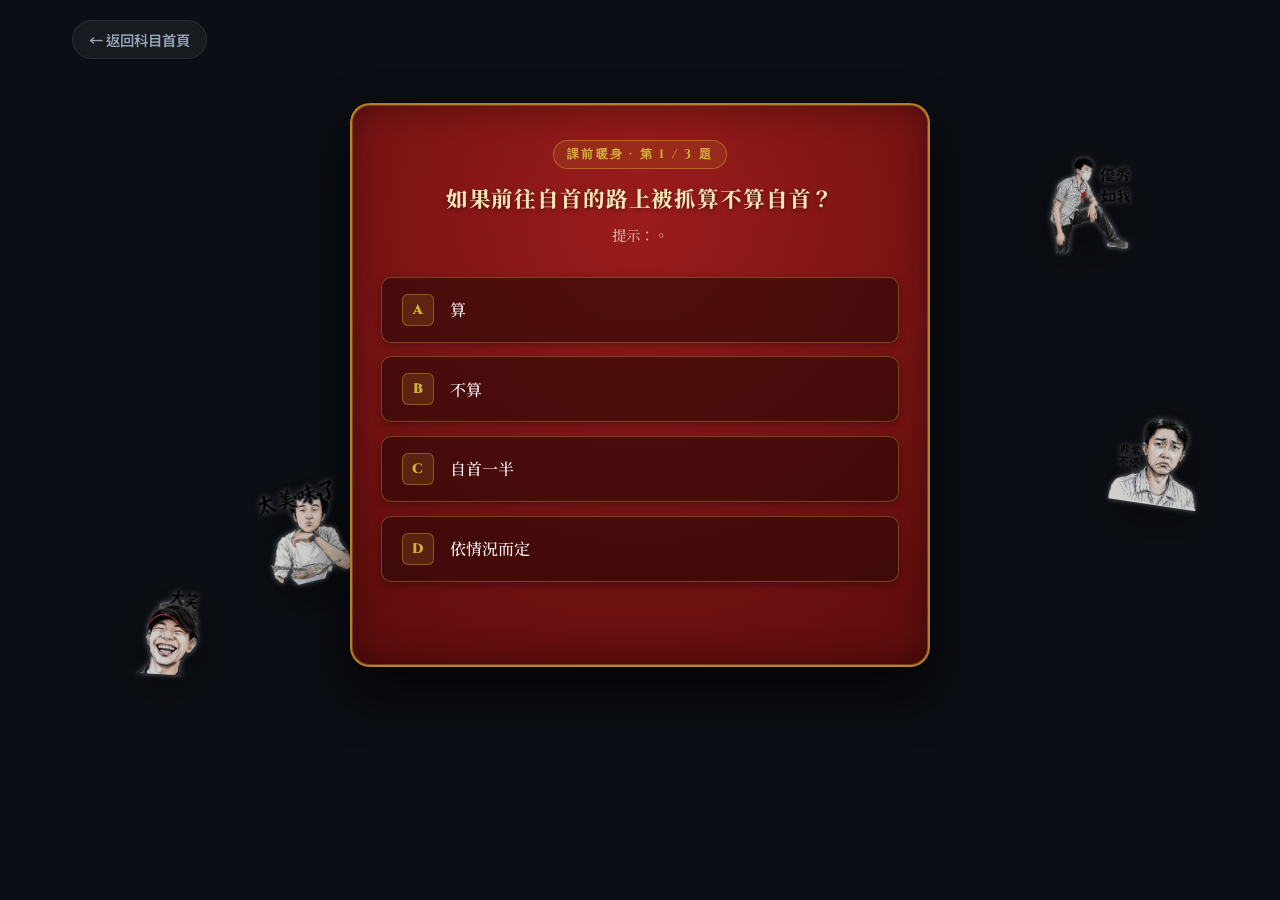
<file: civics/civics.html>
<!DOCTYPE html>
<html lang="zh-TW">
<head>
  <meta charset="UTF-8">
  <meta name="viewport" content="width=device-width, initial-scale=1.0">
  <title>致 公民老師 — 2026 教師節專屬賀卡</title>
  <link rel="stylesheet" href="../global/global.css">
  <link rel="stylesheet" href="civics.css">
</head>
<body class="theme-civics">

  <!-- 頂部通用導覽 -->
  <nav class="site-nav-bar">
    <a href="../index.html" class="back-home-btn">← 返回科目首頁</a>
  </nav>

  <!-- 課前問答挑戰 (都答完才能看賀卡) -->
  <section class="quiz-section" id="quiz-section">
    <div class="quiz-header">
      <span class="quiz-step-tag" id="quiz-step-tag">課前暖身 · 第 1 / 1 題</span>
      <h2 class="quiz-title" id="quiz-title">載入問題中...</h2>
      <p class="quiz-hint" id="quiz-hint"></p>
    </div>

    <div class="quiz-options-list" id="quiz-options-list"></div>
    <div class="quiz-feedback" id="quiz-feedback"></div>
  </section>

  <!-- 賀卡展示舞台 (答題完成後解鎖) -->
  <div class="card-stage-container" id="card-stage" style="display: none;">
    <div class="book-container" id="book-civics">
      <!-- 內頁 (始終可見，在封面後方) -->
      <div class="book-inner-page">
        <div class="inner-corner ic-tl"></div>
        <div class="inner-corner ic-tr"></div>
        <div class="inner-corner ic-bl"></div>
        <div class="inner-corner ic-br"></div>

        <div>
          <div class="sub-title">CIVITAS · CONSTITUTIO</div>
          <h2>致 鄭孟琳老師：</h2>
          <div class="constitution-line">
            <span class="constitution-label">ARTICLE</span>
          </div>
          <p class="quote">
            現在雖然不小心把你的學習單搞丟了。但請不用擔心，因為，就算弄丟了，我們還是會對那些公民知識溫故知新。<br>在新的學校，少了可以陪學生練習幹話的老師，著實是有點無趣。<br>非常可惜，你下班的時候，我們還沒回到學校，沒辦法給你更多的幹話。<br><br>祝
身心健康，學生都棒棒。
          </p>
        </div>

        <div class="card-footer" style="margin-bottom: 20px;">
          <div class="civic-latin">數學無法黨</div>
          <div class="civic-latin">中華民國壹佰壹拾伍年</div>
        </div>
      </div>

      <!-- 可翻開的封面 -->
      <div class="book-cover" id="book-cover">
        <div class="book-spine"></div>
        <div class="cover-title-area">
          <div class="cover-emblem">CONSTITUTIO</div>
          <div class="cover-main-title">致 鄭孟琳老師</div>
          <div class="cover-decorative-line"></div>
          <div class="cover-year">MMXXVI</div>
        </div>
        <div class="cover-hint">— 點擊翻開 —</div>
      </div>
    </div>
  </div>


  <div id="toast"></div>

  <script src="../global/questions.js"></script>
  <script src="../global/global.js"></script>
  <script>
    // 初始化公民科問答，答對後啟動感性時光，隨後展開法典感謝信
    initSubjectQuiz('civics', () => {
      startEmotionalIntro({
        subject: 'civics',
        teacherName: '鄭孟琳老師',
        cardTitle: '公民法典感謝信',
        onComplete: () => {
          const stage = document.getElementById('card-stage');
          stage.style.display = 'flex';
          stage.classList.add('card-stage-appear');

          // 自動翻開法典封面展開感謝信
          const bookCover = document.getElementById('book-cover');
          let bookOpen = false;

          setTimeout(() => {
            if (!bookOpen) {
              bookOpen = true;
              bookCover.classList.add('opened');
              showToast('📖 憲法典籍已為您翻開，請查閱感謝信！');
            }
          }, 500);

          // 3D 翻書互動
          bookCover.addEventListener('click', (e) => {
            e.stopPropagation();
            bookOpen = !bookOpen;
            bookCover.classList.toggle('opened', bookOpen);
            showToast(bookOpen ? '書本已翻開 📖' : '書本已闔上 📕');
          });
        }
      });
    });
  </script>
</body>
</html>
</file>
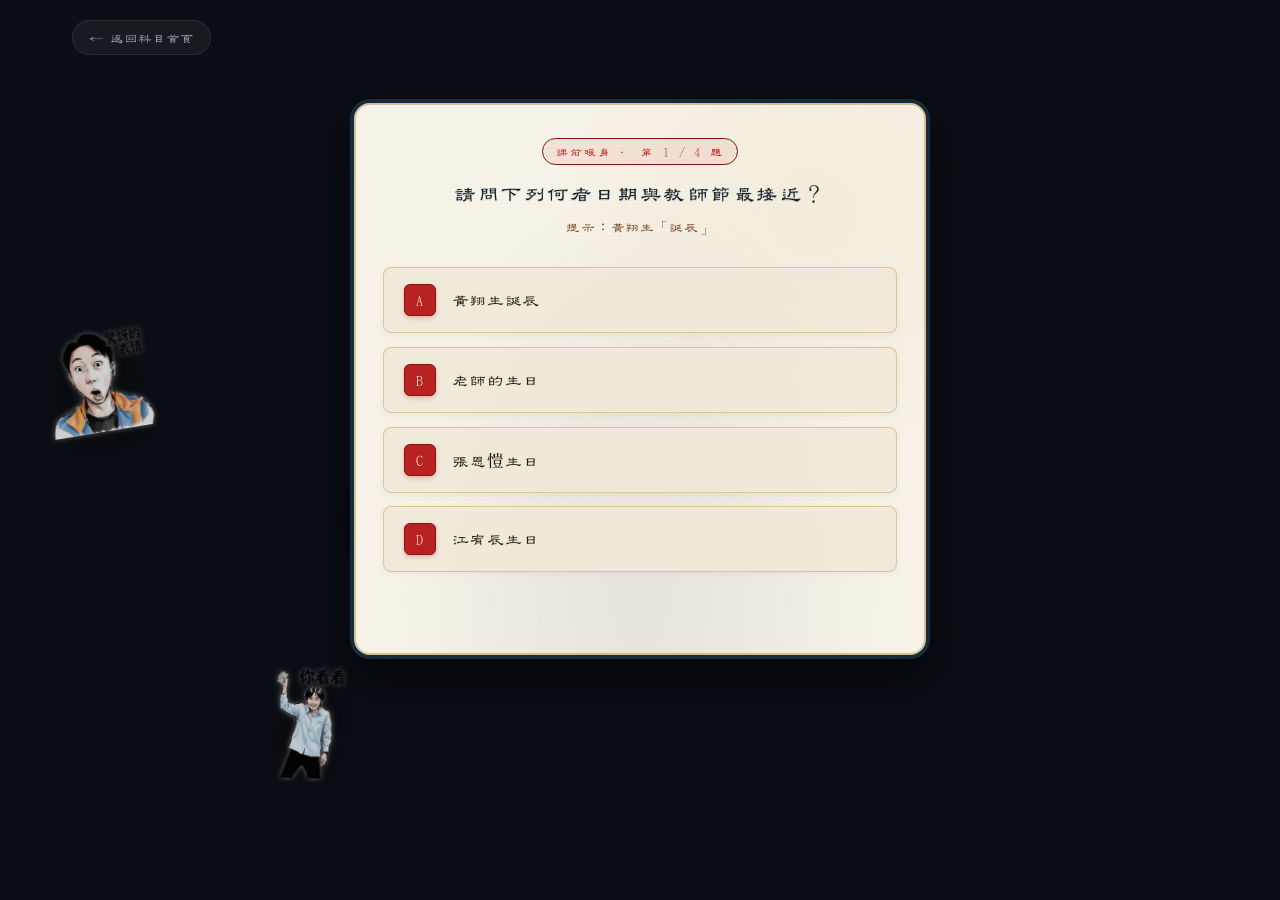
<file: history/history.html>
<!DOCTYPE html>
<html lang="zh-TW">
<head>
  <meta charset="UTF-8">
  <meta name="viewport" content="width=device-width, initial-scale=1.0">
  <title>致 歷史老師 — 2026 教師節專屬賀卡</title>
  <link rel="stylesheet" href="../global/global.css">
  <link rel="stylesheet" href="history.css">
</head>
<body class="theme-history">

  <!-- 頂部通用導覽 -->
  <nav class="site-nav-bar">
    <a href="../index.html" class="back-home-btn">← 返回科目首頁</a>
  </nav>

  <!-- 課前問答挑戰 (都答完才能看賀卡) -->
  <section class="quiz-section" id="quiz-section">
    <div class="quiz-header">
      <span class="quiz-step-tag" id="quiz-step-tag">課前暖身 · 第 1 / 1 題</span>
      <h2 class="quiz-title" id="quiz-title">載入問題中...</h2>
      <p class="quiz-hint" id="quiz-hint"></p>
    </div>

    <div class="quiz-options-list" id="quiz-options-list"></div>
    <div class="quiz-feedback" id="quiz-feedback"></div>
  </section>

  <!-- 賀卡展示舞台 (答題完成後解鎖) -->
  <div class="card-stage-container" id="card-stage" style="display: none;">
    <div class="scroll-container" id="scroll-history">
      <!-- 展開後的宣紙書畫卷芯 (在底層，隨卷軸展開而顯現) -->
      <div class="scroll-paper-body">
        <!-- 裝裱綾絹外緣 (藏青織錦邊飾) -->
        <div class="brocade-border-top"></div>
        <div class="brocade-border-bottom"></div>
        <div class="brocade-border-left"></div>
        <div class="brocade-border-right"></div>

        <!-- 宣紙核心內容區 (米黃熟宣紙 + 水墨遠山暗紋) -->
        <div class="rice-paper-core">

          <!-- 卷軸標題與橫批題跋 (隸書橫排) -->
          <div class="scroll-header">
            <h2 class="scroll-title">致 湯惠亘老師：</h2>
            <div class="scroll-motto">
              <span>以史為鑑知興替 &ensp;·&ensp; 卷舒墨韻啟後人</span>
            </div>
          </div>

          <!-- 賀詞正文 (隸書橫排) -->
          <p class="scroll-quote">
            自辭別 諄諄教誨，念想與日巨增。惟願 福體安康，不為學生憤恨，一切安好，切勿掛念。
            今來信乃為慶祝 壇席教師節快樂，時值秋日，生不能在 您左右做蠢事，實屬可惜。<br>大人珍攝為禱。肅此上稟，恭請
教安。
          </p>

          <!-- 卷末落款與朱砂方印「師恩如山」 -->
          <div class="scroll-footer">
            <div class="scroll-year">中華民國壹佰壹拾伍年 玖月 廿捌日 <br> 數學無法黨</div>
            <div class="seal-main">師恩<br>如山</div>
          </div>
        </div>
      </div>

      <!-- 初始合攏時覆蓋在正中央的絲絛紅繩、古典題簽與呼吸提示 -->
      <div class="scroll-closed-overlay" id="scroll-overlay">
        <!-- 橫貫絲絛紅繩 -->
        <div class="scroll-tie-cord"></div>
        <!-- 直式古典題簽 (正中標籤) -->
        <div class="scroll-tie-tag">
          <span class="tag-sub">壹佰壹拾伍年</span>
          <span class="tag-main">致 湯惠亘老師</span>
          <span class="tag-status">啟卷</span>
        </div>
        <div class="scroll-hint">— 點擊展卷 —</div>
      </div>

      <!-- 左軸木 (左側實木軸桿 + 金銅軸頭) -->
      <div class="scroll-roller roller-left" id="roller-left">
        <div class="roller-cap cap-top"></div>
        <div class="roller-rod"></div>
        <div class="roller-cap cap-bottom"></div>
      </div>

      <!-- 右軸木 (右側實木軸桿 + 金銅軸頭) -->
      <div class="scroll-roller roller-right" id="roller-right">
        <div class="roller-cap cap-top"></div>
        <div class="roller-rod"></div>
        <div class="roller-cap cap-bottom"></div>
      </div>
    </div>
  </div>

  <div id="toast"></div>

  <script src="../global/questions.js"></script>
  <script src="../global/global.js"></script>
  <script>
    // 初始化歷史科問答，答對後啟動感性時光，隨後展開典藏手卷
    initSubjectQuiz('history', () => {
      startEmotionalIntro({
        subject: 'history',
        teacherName: '湯惠亘老師',
        cardTitle: '典藏御製手卷',
        onComplete: () => {
          const stage = document.getElementById('card-stage');
          stage.style.display = 'flex';
          stage.classList.add('card-stage-appear');

          // 自動徐徐展開手卷
          const scrollHistory = document.getElementById('scroll-history');
          let scrollOpen = false;

          setTimeout(() => {
            if (!scrollOpen) {
              scrollOpen = true;
              scrollHistory.classList.add('opened');
              showToast('📜 御製手卷已為您展開，請查閱感謝信！');
            }
          }, 500);

          // 手卷點擊展開 / 收攏互動
          scrollHistory.addEventListener('click', () => {
            scrollOpen = !scrollOpen;
            scrollHistory.classList.toggle('opened', scrollOpen);
            showToast(scrollOpen ? '手卷已展開 📜' : '手卷已收攏 📜');
          });
        }
      });
    });
  </script>
</body>
</html>
</file>
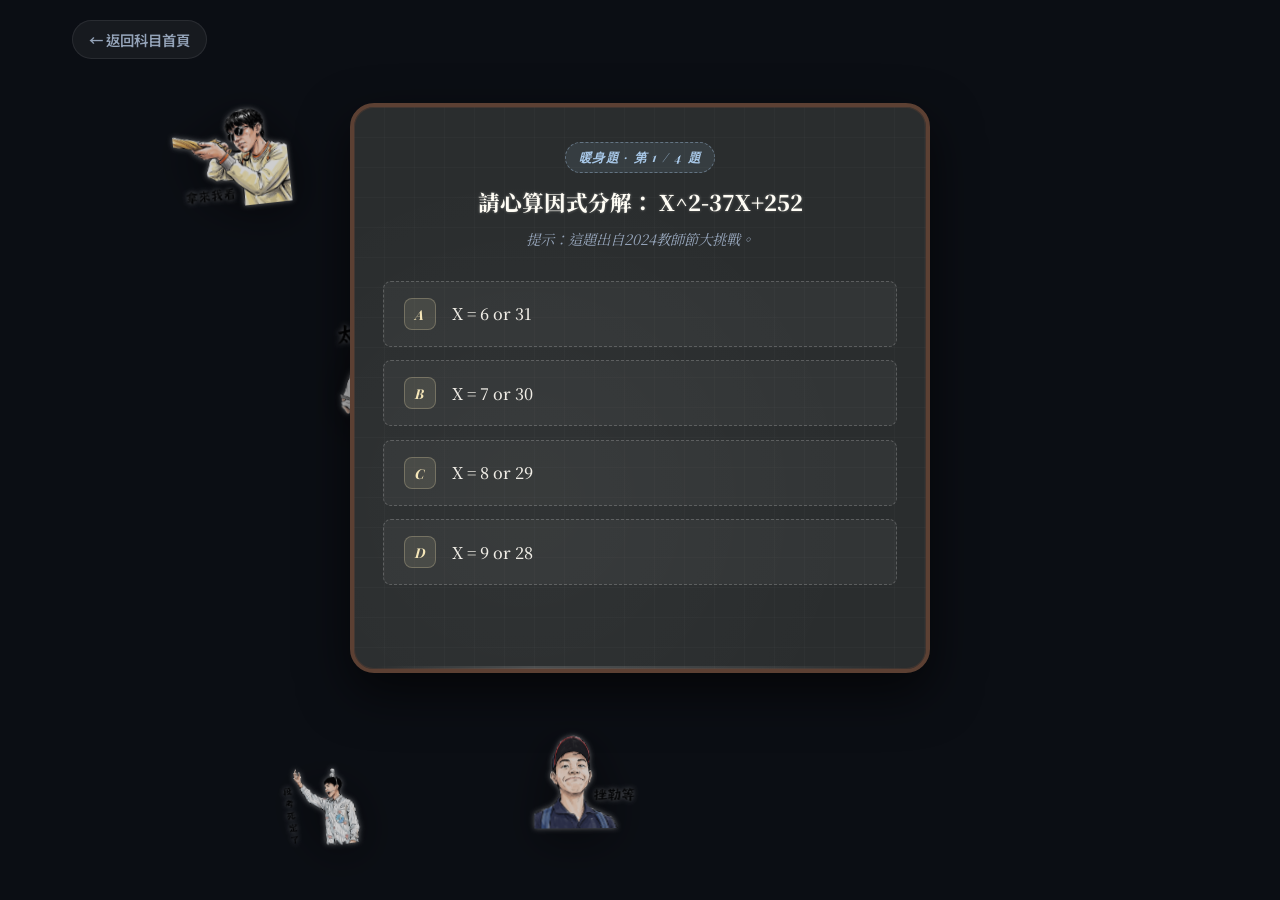
<file: mathematic/mathematic.html>
<!DOCTYPE html>
<html lang="zh-TW">
<head>
  <meta charset="UTF-8">
  <meta name="viewport" content="width=device-width, initial-scale=1.0">
  <title>致 數學老師 — 2026 教師節專屬賀卡</title>
  <link rel="stylesheet" href="../global/global.css">
  <link rel="stylesheet" href="mathematic.css">
</head>
<body class="theme-math">

  <!-- 頂部通用導覽 -->
  <nav class="site-nav-bar">
    <a href="../index.html" class="back-home-btn">← 返回科目首頁</a>
  </nav>

  <!-- 課前問答挑戰 (都答完才能看賀卡) -->
  <section class="quiz-section" id="quiz-section">
    <div class="quiz-header">
      <span class="quiz-step-tag" id="quiz-step-tag">課前暖身 · 第 1 / 1 題</span>
      <h2 class="quiz-title" id="quiz-title">載入問題中...</h2>
      <p class="quiz-hint" id="quiz-hint"></p>
    </div>

    <div class="quiz-options-list" id="quiz-options-list"></div>
    <div class="quiz-feedback" id="quiz-feedback"></div>
  </section>

  <!-- 賀卡展示舞台 (答題完成後解鎖) -->
  <div class="card-stage-container" id="card-stage" style="display: none;">
    <div class="card-math" id="card-math-elem">
      <div class="chalk-dust"></div>
      <div class="card-header">
        <div class="sub-title">MATHEMATICS · CHALKBOARD</div>
        <h2>致 楊欣璇老師：</h2>
        <div class="formula-badge">
          <span>a<sup>2</sup> + b<sup>2</sup> = c<sup>2</sup></span>
        </div>
        <p class="quote">
          好懷念你上課都在講笑話，不像現在老師都在講些不重要的東西，例如數學題目，我們的數學計算方式，現今依舊深深地受到您的影響，非常可惜，現在老師不在大直，不能在你旁邊練習幹話，實在可惜，還願
不用抱著被子哭。
        </p>
      </div>
      <div class="card-footer">
        <div class="sign">數學無法黨</div>
        <div class="qed-stamp">28/9/2026</div>
      </div>
    </div>
  </div>


  <div id="toast"></div>

  <script src="../global/questions.js"></script>
  <script src="../global/global.js"></script>
  <script>
    // 初始化數學科問答，答對後啟動感性時光，隨後展開黑板感謝信
    initSubjectQuiz('mathematic', () => {
      startEmotionalIntro({
        subject: 'mathematic',
        teacherName: '楊欣璇老師',
        cardTitle: '黑板感謝信',
        onComplete: () => {
          const stage = document.getElementById('card-stage');
          stage.style.display = 'flex';
          stage.classList.add('card-stage-appear');
          showToast('🎉 祝 楊欣璇老師 教師節快樂！');
        }
      });
    });
  </script>
</body>
</html>
</file>
<file: global/global.css>
/* ==========================================================================
   2026 教師節卡片網站 — 全局樣式庫 (Global CSS)
   ========================================================================== */

@import url('https://fonts.googleapis.com/css2?family=Cinzel:wght@600;700;900&family=Ma+Shan+Zheng&family=ZCOOL+XiaoWei&family=Noto+Sans+TC:wght@400;500;700;900&family=Noto+Serif+TC:wght@500;700;900&family=Playfair+Display:ital,wght@0,600;0,700;0,800;1,600&display=swap');

/* 載入本地隸書字體 (隸書.ttf) */
@font-face {
  font-family: 'LiSuCustom';
  src: url('./隸書.ttf') format('truetype'),
       url('%E9%9A%B8%E6%9B%B8.ttf') format('truetype');
  font-weight: 100 900;
  font-style: normal;
  font-display: swap;
}

@font-face {
  font-family: '隸書';
  src: url('./隸書.ttf') format('truetype'),
       url('%E9%9A%B8%E6%9B%B8.ttf') format('truetype');
  font-weight: 100 900;
  font-style: normal;
  font-display: swap;
}

:root {
  --bg-dark: #0B0E14;
  --bg-card: rgba(18, 24, 38, 0.7);
  --border-glass: rgba(255, 255, 255, 0.08);
  --text-main: #F1F5F9;
  --text-muted: #94A3B8;
  --accent-gold: #D4AF37;
  --accent-blue: #38BDF8;
  --accent-red: #B91C1C;
  --font-sans: 'Noto Sans TC', -apple-system, BlinkMacSystemFont, "Segoe UI", Roboto, sans-serif;
  --font-serif: 'Noto Serif TC', serif;
  --font-lisu: 'LiSuCustom', '隸書', 'LiSu', 'SimLi', 'Baoli TC', 'Baoli SC', 'Ma Shan Zheng', 'Noto Serif TC', serif;
}

*, *::before, *::after {
  box-sizing: border-box;
  margin: 0;
  padding: 0;
}

body {
  background-color: var(--bg-dark);
  color: var(--text-main);
  font-family: var(--font-sans);
  min-height: 100vh;
  display: flex;
  flex-direction: column;
  align-items: center;
  overflow-x: hidden;
  position: relative;
}

/* 共通導覽頂欄 */
.site-nav-bar {
  width: 100%;
  max-width: 1200px;
  display: flex;
  justify-content: space-between;
  align-items: center;
  padding: 1.25rem 2rem;
  z-index: 50;
}

.back-home-btn {
  display: inline-flex;
  align-items: center;
  gap: 0.5rem;
  color: var(--text-muted);
  text-decoration: none;
  font-size: 0.9rem;
  font-weight: 600;
  background: rgba(255,255,255,0.05);
  border: 1px solid var(--border-glass);
  padding: 0.5rem 1rem;
  border-radius: 9999px;
  transition: all 0.25s ease;
}

.back-home-btn:hover {
  color: #FFF;
  background: rgba(255,255,255,0.12);
  transform: translateX(-3px);
}

.site-badge {
  font-size: 0.82rem;
  letter-spacing: 0.08em;
  color: var(--accent-gold);
  background: rgba(212, 175, 55, 0.1);
  border: 1px solid rgba(212, 175, 55, 0.25);
  padding: 0.35rem 0.9rem;
  border-radius: 9999px;
  font-weight: 600;
}

/* 答題挑戰容器 (Quiz Container) */
.quiz-section {
  width: calc(100% - 2rem);
  max-width: 580px;
  background: rgba(18, 24, 38, 0.75);
  backdrop-filter: blur(16px);
  border: 1px solid var(--border-glass);
  border-radius: 24px;
  padding: 2.2rem 1.8rem;
  margin: 1.5rem auto 3rem;
  box-shadow: 0 20px 50px rgba(0, 0, 0, 0.5);
  transition: all 0.4s cubic-bezier(0.16, 1, 0.3, 1);
  position: relative;
  z-index: 10;
  overflow: hidden;
  box-sizing: border-box;
}

.quiz-section.hidden {
  display: none;
  opacity: 0;
  transform: scale(0.95);
}

.quiz-header {
  text-align: center;
  margin-bottom: 2rem;
}

.quiz-step-tag {
  display: inline-block;
  font-size: 0.78rem;
  font-weight: 700;
  letter-spacing: 0.12em;
  padding: 0.3rem 0.8rem;
  border-radius: 9999px;
  margin-bottom: 0.8rem;
}

.quiz-title {
  font-size: 1.35rem;
  font-weight: 800;
  line-height: 1.5;
  color: #FFF;
  margin-bottom: 0.6rem;
}

.quiz-hint {
  font-size: 0.9rem;
  color: var(--text-muted);
}

/* 題目附圖容器與樣式 */
.quiz-image-box {
  display: flex;
  justify-content: center;
  align-items: center;
  margin: 1rem auto 1.5rem;
  width: 100%;
}

.quiz-image {
  max-width: 100%;
  max-height: 240px;
  border-radius: 12px;
  background: #FFFFFF;
  padding: 8px;
  box-shadow: 0 4px 16px rgba(0, 0, 0, 0.4);
  border: 1px solid rgba(255, 255, 255, 0.15);
  object-fit: contain;
  transition: transform 0.2s ease;
}

.quiz-image:hover {
  transform: scale(1.02);
}

.quiz-options-list {
  display: flex;
  flex-direction: column;
  gap: 0.85rem;
  margin-bottom: 1.5rem;
}

.quiz-option-btn {
  display: flex;
  align-items: center;
  gap: 1rem;
  padding: 1rem 1.25rem;
  background: rgba(255, 255, 255, 0.04);
  border: 1px solid rgba(255, 255, 255, 0.1);
  border-radius: 14px;
  color: var(--text-main);
  font-family: inherit;
  font-size: 1rem;
  font-weight: 500;
  text-align: left;
  cursor: pointer;
  transition: all 0.2s ease;
  width: 100%;
}

.quiz-option-btn:hover {
  background: rgba(255, 255, 255, 0.08);
  border-color: rgba(255, 255, 255, 0.25);
  transform: translateY(-2px);
}

.quiz-option-btn .opt-prefix {
  width: 32px;
  height: 32px;
  display: flex;
  align-items: center;
  justify-content: center;
  background: rgba(255, 255, 255, 0.08);
  border-radius: 8px;
  font-weight: 700;
  font-size: 0.85rem;
  flex-shrink: 0;
  transition: all 0.2s ease;
}

.quiz-option-btn.correct {
  background: rgba(255, 255, 255, 0.12);
  border-color: var(--subject-color, #FFF);
  color: #FFF;
}
.quiz-option-btn.correct .opt-prefix {
  background: var(--subject-color, #FFF);
  color: #0F172A;
}

.quiz-option-btn.wrong {
  background: rgba(239, 68, 68, 0.15);
  border-color: rgba(239, 68, 68, 0.6);
  color: #FCA5A5;
}
.quiz-option-btn.wrong .opt-prefix {
  background: #EF4444;
  color: #FFF;
}

.quiz-feedback {
  text-align: center;
  font-size: 1rem;
  font-weight: 700;
  min-height: 1.5rem;
  margin-top: 1rem;
  transition: all 0.3s ease;
}

/* 卡片展示區 (Card Stage) - 與問題卡片完全一致的滿版有 margin 配置 */
.card-stage-container {
  position: relative;
  z-index: 10;
  display: flex;
  flex-direction: column;
  align-items: center;
  gap: 1.5rem;
  width: calc(100% - 2rem);
  max-width: 580px;
  margin: 1.5rem auto 4rem;
  box-sizing: border-box;
  animation: cardFadeUp 0.8s cubic-bezier(0.16, 1, 0.3, 1) forwards;
}

@keyframes cardFadeUp {
  from { opacity: 0; transform: translateY(30px) scale(0.96); }
  to { opacity: 1; transform: translateY(0) scale(1); }
}

/* Toast 提示框 (基礎與各學科專屬配色適配) */
#toast {
  position: fixed;
  bottom: 2rem;
  left: 50%;
  transform: translateX(-50%) translateY(100px);
  padding: 0.85rem 1.8rem;
  border-radius: 9999px;
  font-size: 0.95rem;
  font-weight: 600;
  box-shadow: 0 10px 25px rgba(0, 0, 0, 0.6);
  opacity: 0;
  pointer-events: none;
  transition: all 0.3s cubic-bezier(0.16, 1, 0.3, 1);
  z-index: 9999;
  text-align: center;
  white-space: nowrap;
  background: #1E293B;
  color: #F8FAFC;
  border: 1px solid rgba(255, 255, 255, 0.15);
}
#toast.show {
  transform: translateX(-50%) translateY(0);
  opacity: 1;
}

/* 1. 數學專屬 Toast：石板黑板深灰 + 木質褐邊框 + 粉筆藍字 */
body.theme-math #toast,
.toast-math {
  background: #2A2D2E;
  border: 2px solid #5C4033;
  color: #FFFDF5;
  font-family: 'Noto Serif TC', serif;
  box-shadow: 0 12px 28px rgba(0, 0, 0, 0.7), 0 0 16px rgba(56, 189, 248, 0.25);
}

/* 2. 歷史專屬 Toast：米黃老宣紙 + 藏青織錦邊框 + 朱砂紅字 + 隸書 */
body.theme-history #toast,
.toast-history {
  background: #F7F3E8;
  border: 2px solid #162B3D;
  color: #8A1C12;
  font-family: var(--font-lisu);
  font-weight: 700;
  box-shadow: 0 12px 28px rgba(0, 0, 0, 0.7), inset 0 0 0 1.5px #C5A059;
  font-size: 1.05rem;
  letter-spacing: 0.08em;
}

/* 3. 公民專屬 Toast：典藏深紅皮革 + 雙層金箔邊框 + 燙金米黃字 */
body.theme-civics #toast,
.toast-civics {
  background: #7A1414;
  border: 2px solid #D4AF37;
  color: #F5E6B8;
  font-family: 'Noto Serif TC', serif;
  box-shadow: 0 12px 28px rgba(0, 0, 0, 0.8), 0 0 20px rgba(212, 175, 55, 0.35);
  letter-spacing: 0.05em;
}

/* 手機版響應式滿版與邊距適配 (Mobile Responsive) */
@media (max-width: 640px) {
  .site-nav-bar {
    padding: 1rem 1rem;
  }
  .quiz-section {
    width: calc(100% - 1.5rem);
    padding: 1.8rem 1.2rem;
    margin: 1rem auto 2.5rem;
    border-radius: 20px;
  }
  .card-stage-container {
    width: calc(100% - 1.5rem);
    margin: 1rem auto 3rem;
  }
  .quiz-title {
    font-size: 1.15rem;
  }
  .quiz-option-btn {
    padding: 0.85rem 1rem;
    font-size: 0.95rem;
    gap: 0.75rem;
  }
  .quiz-option-btn .opt-prefix {
    width: 28px;
    height: 28px;
    font-size: 0.8rem;
  }
  #toast {
    width: calc(100% - 2rem);
    max-width: 380px;
    padding: 0.75rem 1.2rem;
    font-size: 0.88rem;
    white-space: normal;
  }
}

/* ==========================================================================
   背景漂浮隨機貼圖層 (Floating Background Stickers)
   ========================================================================== */
.floating-stickers-layer {
  position: fixed;
  top: 0;
  left: 0;
  width: 100vw;
  height: 100vh;
  pointer-events: none;
  overflow: hidden;
  z-index: 0;
}

.floating-sticker {
  position: absolute;
  top: 0;
  left: 0;
  will-change: transform;
  pointer-events: none;
  user-select: none;
  opacity: 0.72;
  filter: drop-shadow(0 6px 16px rgba(0, 0, 0, 0.18));
  transform-origin: center center;
  transition: opacity 0.3s ease;
}

body.theme-math .floating-sticker,
body.theme-history .floating-sticker,
body.theme-civics .floating-sticker {
  opacity: 0.8;
  filter: drop-shadow(0 0 2.5px rgba(255, 255, 255, 0.45)) drop-shadow(0 8px 24px rgba(0, 0, 0, 0.75));
}

/* ==========================================================================
   感性時間全螢幕動畫模組 (Emotional Intro Sequence Styles)
   ========================================================================== */
.emotional-overlay {
  position: fixed;
  inset: 0;
  width: 100vw;
  height: 100vh;
  z-index: 99999;
  display: flex;
  flex-direction: column;
  align-items: center;
  justify-content: center;
  background: radial-gradient(ellipse at 50% 40%, rgba(15, 23, 42, 0.98) 0%, rgba(5, 7, 13, 0.99) 100%);
  backdrop-filter: blur(25px);
  -webkit-backdrop-filter: blur(25px);
  opacity: 0;
  pointer-events: none;
  transition: opacity 0.8s cubic-bezier(0.16, 1, 0.3, 1), background 0.8s ease;
  overflow-y: auto;
  overflow-x: hidden;
  padding: 1.5rem;
  box-sizing: border-box;
}

.emotional-overlay.active {
  opacity: 1;
  pointer-events: auto;
}

/* 背景浪漫光暈與粒子氛圍 */
.emotional-ambient-glow {
  position: absolute;
  width: 500px;
  height: 500px;
  border-radius: 50%;
  pointer-events: none;
  filter: blur(90px);
  opacity: 0.35;
  animation: pulseGlow 8s ease-in-out infinite alternate;
  transition: background 0.8s ease;
}

.glow-gold {
  top: 10%;
  right: 15%;
  background: radial-gradient(circle, rgba(245, 158, 11, 0.4) 0%, transparent 70%);
}

.glow-blue {
  bottom: 10%;
  left: 15%;
  background: radial-gradient(circle, rgba(56, 189, 248, 0.35) 0%, transparent 70%);
  animation-delay: -4s;
}

@keyframes pulseGlow {
  0% { transform: scale(0.9) translate(0, 0); opacity: 0.25; }
  100% { transform: scale(1.15) translate(20px, -20px); opacity: 0.45; }
}

/* ==========================================================================
   階段 1：開啟聲音引導卡片 (Sound Prompt Modal)
   ========================================================================== */
.emotional-prompt-card {
  position: relative;
  z-index: 10;
  margin: auto;
  background: rgba(30, 41, 59, 0.72);
  backdrop-filter: blur(24px);
  -webkit-backdrop-filter: blur(24px);
  border: 1px solid rgba(255, 255, 255, 0.16);
  border-radius: 28px;
  box-shadow: 0 30px 60px -12px rgba(0, 0, 0, 0.8), 0 0 40px rgba(245, 158, 11, 0.12), inset 0 1px 0 rgba(255, 255, 255, 0.25);
  padding: 2.8rem 2.2rem;
  max-width: 480px;
  width: 100%;
  text-align: center;
  display: flex;
  flex-direction: column;
  align-items: center;
  transition: all 0.5s cubic-bezier(0.16, 1, 0.3, 1);
}

.emotional-prompt-card.hidden {
  opacity: 0;
  transform: scale(0.92) translateY(20px);
  pointer-events: none;
  visibility: hidden;
  position: absolute;
}

/* 動態音樂跳動等化器圖示 */
.sound-equalizer-icon {
  display: flex;
  align-items: flex-end;
  justify-content: center;
  gap: 5px;
  height: 44px;
  margin-bottom: 1.25rem;
}

.sound-equalizer-icon .eq-bar {
  width: 5px;
  background: linear-gradient(180deg, #F59E0B 0%, #EF4444 100%);
  border-radius: 9999px;
  animation: eqAnimation 1.2s ease-in-out infinite alternate;
  transition: background 0.5s ease;
}

.sound-equalizer-icon .eq-bar:nth-child(1) { height: 16px; animation-delay: 0.1s; }
.sound-equalizer-icon .eq-bar:nth-child(2) { height: 32px; animation-delay: 0.4s; }
.sound-equalizer-icon .eq-bar:nth-child(3) { height: 42px; animation-delay: 0.2s; }
.sound-equalizer-icon .eq-bar:nth-child(4) { height: 26px; animation-delay: 0.5s; }
.sound-equalizer-icon .eq-bar:nth-child(5) { height: 14px; animation-delay: 0.3s; }

@keyframes eqAnimation {
  0% { transform: scaleY(0.3); opacity: 0.6; }
  100% { transform: scaleY(1.0); opacity: 1; }
}

.prompt-badge {
  font-size: 0.8rem;
  font-weight: 700;
  letter-spacing: 0.12em;
  color: #F59E0B;
  background: rgba(245, 158, 11, 0.12);
  border: 1px solid rgba(245, 158, 11, 0.3);
  padding: 0.35rem 0.9rem;
  border-radius: 9999px;
  text-transform: uppercase;
  margin-bottom: 0.8rem;
  transition: all 0.3s ease;
}

.prompt-title {
  font-size: 1.6rem;
  font-weight: 800;
  color: #FFF;
  margin-bottom: 0.75rem;
  letter-spacing: -0.01em;
  transition: color 0.3s ease;
}

.prompt-desc {
  font-size: 0.96rem;
  line-height: 1.7;
  color: #CBD5E1;
  margin-bottom: 2rem;
  transition: color 0.3s ease;
}

.prompt-desc strong {
  color: #FDE047;
  font-weight: 700;
  transition: color 0.3s ease;
}

.btn-start-emotional {
  display: inline-flex;
  align-items: center;
  justify-content: center;
  gap: 0.75rem;
  width: 100%;
  padding: 1.05rem 1.8rem;
  border-radius: 9999px;
  border: none;
  cursor: pointer;
  background: linear-gradient(135deg, #F59E0B 0%, #D97706 60%, #B45309 100%);
  color: #FFF;
  font-size: 1.05rem;
  font-weight: 700;
  letter-spacing: 0.04em;
  box-shadow: 0 10px 25px rgba(245, 158, 11, 0.4), 0 0 20px rgba(245, 158, 11, 0.25);
  transition: all 0.3s cubic-bezier(0.16, 1, 0.3, 1);
  position: relative;
  overflow: hidden;
}

.btn-start-emotional::after {
  content: '';
  position: absolute;
  top: -50%;
  left: -50%;
  width: 200%;
  height: 200%;
  background: linear-gradient(
    60deg,
    transparent 40%,
    rgba(255, 255, 255, 0.35) 50%,
    transparent 60%
  );
  transform: rotate(25deg);
  animation: btnShimmer 3s infinite;
}

@keyframes btnShimmer {
  0% { transform: translateX(-100%) rotate(25deg); }
  100% { transform: translateX(100%) rotate(25deg); }
}

.btn-start-emotional:hover {
  transform: translateY(-2px) scale(1.02);
  box-shadow: 0 15px 32px rgba(245, 158, 11, 0.55), 0 0 28px rgba(245, 158, 11, 0.35);
}

.btn-start-emotional:active {
  transform: translateY(1px) scale(0.99);
}

.btn-skip-emotional {
  background: none;
  border: none;
  color: #94A3B8;
  font-size: 0.88rem;
  cursor: pointer;
  margin-top: 1.1rem;
  padding: 0.3rem 0.8rem;
  border-radius: 6px;
  transition: all 0.2s ease;
}

.btn-skip-emotional:hover {
  color: #F1F5F9;
  text-decoration: underline;
  text-underline-offset: 4px;
}

/* ==========================================================================
   階段 2：劇院級照片動畫輪播 (Emotional Theater)
   ========================================================================== */
.emotional-theater {
  display: flex;
  flex-direction: column;
  align-items: center;
  justify-content: center;
  width: 100%;
  max-width: 680px;
  position: absolute;
  z-index: 10;
  opacity: 0;
  visibility: hidden;
  transform: scale(0.96);
  pointer-events: none;
  transition: opacity 0.8s cubic-bezier(0.16, 1, 0.3, 1), transform 0.8s cubic-bezier(0.16, 1, 0.3, 1), visibility 0.8s;
}

.emotional-theater.active {
  position: relative;
  opacity: 1;
  visibility: visible;
  transform: scale(1);
  pointer-events: auto;
  margin: auto;
}

/* 頂部年份與主題膠囊標籤 */
.emotional-time-pill {
  display: inline-flex;
  align-items: center;
  gap: 0.65rem;
  padding: 0.45rem 1.35rem;
  border-radius: 9999px;
  font-size: 0.92rem;
  font-weight: 700;
  letter-spacing: 0.06em;
  margin-bottom: 1.25rem;
  background: rgba(15, 23, 42, 0.85);
  border: 1px solid rgba(255, 255, 255, 0.16);
  box-shadow: 0 6px 20px rgba(0, 0, 0, 0.4);
  transition: all 0.6s cubic-bezier(0.16, 1, 0.3, 1);
}

.emotional-time-pill .pill-year {
  color: #38BDF8;
  font-weight: 800;
  font-size: 1.05rem;
  transition: color 0.6s ease;
}

.emotional-time-pill .pill-divider {
  color: rgba(255, 255, 255, 0.25);
}

.emotional-time-pill .pill-text {
  color: #F8FAFC;
  transition: color 0.6s ease;
}

.emotional-theater.mode-2026 .emotional-time-pill {
  border-color: rgba(245, 158, 11, 0.4);
  box-shadow: 0 6px 25px rgba(245, 158, 11, 0.25);
}

.emotional-theater.mode-2026 .emotional-time-pill .pill-year {
  color: #F59E0B;
}

/* 相片外框與沉浸式微光 */
.emotional-frame {
  position: relative;
  width: 100%;
  max-width: 580px;
  aspect-ratio: 4 / 3;
  border-radius: 22px;
  overflow: hidden;
  background: #000;
  border: 2px solid rgba(255, 255, 255, 0.16);
  box-shadow: 0 25px 60px -10px rgba(0, 0, 0, 0.9), 0 0 35px rgba(56, 189, 248, 0.15);
  transition: box-shadow 0.8s ease, border-color 0.8s ease;
}

.emotional-theater.mode-2026 .emotional-frame {
  box-shadow: 0 25px 60px -10px rgba(0, 0, 0, 0.9), 0 0 45px rgba(245, 158, 11, 0.3);
  border-color: rgba(245, 158, 11, 0.35);
}

/* 雙圖層交叉漸變 (Crossfade) */
.photo-layer {
  position: absolute;
  inset: 0;
  width: 100%;
  height: 100%;
  object-fit: cover;
  border-radius: 20px;
  transition: opacity 1.8s cubic-bezier(0.4, 0, 0.2, 1), transform 9s cubic-bezier(0.1, 0, 0.2, 1);
  will-change: transform, opacity;
}

/* 2024 年照片初始 */
.photo-layer.layer-2024 {
  opacity: 1;
  z-index: 1;
  transform: scale(1.0);
}

.emotional-theater.active .photo-layer.layer-2024 {
  transform: scale(1.05);
}

/* 2026 年照片初始隱藏 */
.photo-layer.layer-2026 {
  opacity: 0;
  z-index: 2;
  transform: scale(1.0);
}

/* 切換至 2026 時的漸變效果 */
.emotional-theater.mode-2026 .photo-layer.layer-2024 {
  opacity: 0;
}

.emotional-theater.mode-2026 .photo-layer.layer-2026 {
  opacity: 1;
  transform: scale(1.05);
}

/* 漸變瞬間的金光微光閃爍層 (Shimmer Flash) */
.photo-flash-overlay {
  position: absolute;
  inset: 0;
  background: radial-gradient(circle, rgba(255, 255, 255, 0.85) 0%, rgba(245, 158, 11, 0.4) 50%, transparent 80%);
  opacity: 0;
  z-index: 4;
  pointer-events: none;
  transition: opacity 0.5s ease-out;
}

.photo-flash-overlay.flash {
  opacity: 0.65;
  transition: opacity 0.1s ease-in;
}

/* 相片暗角光影 (Vignette) */
.photo-vignette {
  position: absolute;
  inset: 0;
  z-index: 3;
  pointer-events: none;
  box-shadow: inset 0 0 50px rgba(0, 0, 0, 0.45);
  border-radius: 20px;
}

/* 相片下方感性題詞字幕區 (Subtitles Quote Box) */
.emotional-quote-box {
  margin-top: 1.4rem;
  text-align: center;
  max-width: 580px;
  width: 100%;
  min-height: 85px;
  display: flex;
  flex-direction: column;
  justify-content: center;
  align-items: center;
  transition: all 0.5s ease;
}

.quote-main {
  font-size: 1.18rem;
  font-weight: 700;
  line-height: 1.65;
  color: #FFF;
  text-shadow: 0 2px 10px rgba(0, 0, 0, 0.8);
  margin-bottom: 0.4rem;
  transition: opacity 0.5s ease, transform 0.5s ease, color 0.5s ease;
}

.quote-sub {
  font-size: 0.94rem;
  line-height: 1.55;
  color: #94A3B8;
  transition: opacity 0.5s ease, transform 0.5s ease, color 0.5s ease;
}

/* 時間軸進度條 (Timeline Indicator) */
.emotional-timeline-bar {
  display: flex;
  align-items: center;
  justify-content: center;
  gap: 1rem;
  margin-top: 1.2rem;
  width: 100%;
  max-width: 320px;
}

.timeline-dot {
  width: 9px;
  height: 9px;
  border-radius: 50%;
  background: rgba(255, 255, 255, 0.3);
  transition: all 0.4s ease;
}

.timeline-dot.active {
  background: #38BDF8;
  box-shadow: 0 0 10px #38BDF8;
  transform: scale(1.3);
}

.emotional-theater.mode-2026 .timeline-dot.active-2026 {
  background: #F59E0B;
  box-shadow: 0 0 12px #F59E0B;
  transform: scale(1.3);
}

.timeline-line {
  flex: 1;
  height: 2px;
  background: rgba(255, 255, 255, 0.15);
  position: relative;
  overflow: hidden;
  border-radius: 2px;
}

.timeline-line-progress {
  position: absolute;
  left: 0;
  top: 0;
  height: 100%;
  width: 0%;
  background: linear-gradient(90deg, #38BDF8, #F59E0B);
  transition: width 1.8s cubic-bezier(0.16, 1, 0.3, 1), background 0.8s ease;
}

.emotional-theater.mode-2026 .timeline-line-progress {
  width: 100%;
}

/* ==========================================================================
   階段 3：信件展開邀請按鈕 (Reveal Card Action Button)
   ========================================================================== */
.emotional-action-area {
  margin-top: 1.4rem;
  display: flex;
  flex-direction: column;
  align-items: center;
  gap: 0.5rem;
  opacity: 0;
  transform: translateY(12px);
  pointer-events: none;
  transition: all 0.6s cubic-bezier(0.16, 1, 0.3, 1);
}

.emotional-action-area.visible {
  opacity: 1;
  transform: translateY(0);
  pointer-events: auto;
}

.btn-reveal-letter {
  display: inline-flex;
  align-items: center;
  gap: 0.75rem;
  padding: 0.95rem 2rem;
  border-radius: 9999px;
  border: 1px solid rgba(255, 255, 255, 0.25);
  background: linear-gradient(135deg, #10B981 0%, #059669 60%, #047857 100%);
  color: #FFF;
  font-size: 1.05rem;
  font-weight: 700;
  letter-spacing: 0.04em;
  cursor: pointer;
  box-shadow: 0 10px 30px rgba(16, 185, 129, 0.45), 0 0 20px rgba(16, 185, 129, 0.3);
  transition: all 0.3s cubic-bezier(0.16, 1, 0.3, 1);
  animation: pulseLetterBtn 2.2s infinite;
}

@keyframes pulseLetterBtn {
  0%, 100% { transform: scale(1); box-shadow: 0 10px 30px rgba(16, 185, 129, 0.45); }
  50% { transform: scale(1.03); box-shadow: 0 15px 38px rgba(16, 185, 129, 0.65), 0 0 25px rgba(16, 185, 129, 0.4); }
}

.btn-reveal-letter:hover {
  transform: translateY(-2px) scale(1.05) !important;
  background: linear-gradient(135deg, #34D399 0%, #10B981 60%, #059669 100%);
}

.reveal-auto-hint {
  font-size: 0.8rem;
  color: #94A3B8;
  transition: color 0.3s ease;
}

/* ==========================================================================
   全局懸浮常駐音樂與重溫控制元件 (Floating Music & Replay Control)
   ========================================================================== */
.floating-media-controls {
  position: fixed;
  bottom: 1.5rem;
  right: 1.5rem;
  z-index: 999;
  display: flex;
  align-items: center;
  gap: 0.6rem;
  background: rgba(15, 23, 42, 0.85);
  backdrop-filter: blur(14px);
  -webkit-backdrop-filter: blur(14px);
  border: 1px solid rgba(255, 255, 255, 0.12);
  border-radius: 9999px;
  padding: 0.4rem 0.6rem 0.4rem 0.8rem;
  box-shadow: 0 10px 30px rgba(0, 0, 0, 0.5);
  transition: all 0.3s ease;
}

.floating-media-controls:hover {
  background: rgba(15, 23, 42, 0.95);
  border-color: rgba(255, 255, 255, 0.25);
  transform: translateY(-2px);
  box-shadow: 0 14px 35px rgba(0, 0, 0, 0.65);
}

.floating-music-btn,
.floating-replay-btn {
  display: inline-flex;
  align-items: center;
  gap: 0.4rem;
  background: transparent;
  border: none;
  color: #CBD5E1;
  font-size: 0.84rem;
  font-weight: 600;
  cursor: pointer;
  padding: 0.35rem 0.6rem;
  border-radius: 9999px;
  transition: all 0.2s ease;
  white-space: nowrap;
}

.floating-music-btn:hover,
.floating-replay-btn:hover {
  color: #FFF;
  background: rgba(255, 255, 255, 0.1);
}

.floating-music-btn.playing {
  color: #38BDF8;
}

.floating-replay-btn {
  border-left: 1px solid rgba(255, 255, 255, 0.12);
  padding-left: 0.75rem;
}

.floating-replay-btn:hover {
  color: #F59E0B;
}

/* ==========================================================================
   三學科配色主題詳細定制 (Subject-Specific Theming for Emotional Intro)
   ========================================================================== */

/* ----------------------------------------------------
   1. 數學主題 (Mathematics Theme)
   教室黑板與胡桃實木：石板黑板墨綠灰、胡桃木深褐框、粉筆皓白與鵝黃
   ---------------------------------------------------- */
body.theme-math .emotional-overlay,
.emotional-overlay.theme-math {
  background: radial-gradient(ellipse at 50% 40%, rgba(35, 42, 40, 0.98) 0%, rgba(22, 27, 25, 0.99) 60%, rgba(13, 16, 15, 0.99) 100%);
}
body.theme-math .glow-gold,
.emotional-overlay.theme-math .glow-gold {
  background: radial-gradient(circle, rgba(46, 76, 62, 0.45) 0%, transparent 70%);
}
body.theme-math .glow-blue,
.emotional-overlay.theme-math .glow-blue {
  background: radial-gradient(circle, rgba(140, 98, 77, 0.35) 0%, transparent 70%);
}

body.theme-math .emotional-prompt-card,
.emotional-overlay.theme-math .emotional-prompt-card {
  background: rgba(38, 44, 42, 0.88);
  border: 2px solid #5C4033;
  box-shadow: 0 30px 60px -12px rgba(0, 0, 0, 0.92), 0 0 45px rgba(46, 76, 62, 0.25), inset 0 0 0 1px rgba(92, 64, 51, 0.5);
}
body.theme-math .sound-equalizer-icon .eq-bar,
.emotional-overlay.theme-math .sound-equalizer-icon .eq-bar {
  background: linear-gradient(180deg, #FDE047 0%, #D97706 60%, #78350F 100%);
}
body.theme-math .prompt-badge,
.emotional-overlay.theme-math .prompt-badge {
  color: #FDE047;
  background: rgba(92, 64, 51, 0.4);
  border: 1px solid rgba(140, 98, 77, 0.55);
  font-family: 'Noto Serif TC', serif;
}
body.theme-math .prompt-title,
.emotional-overlay.theme-math .prompt-title {
  font-family: 'Noto Serif TC', serif;
  color: #FFFDF5;
  letter-spacing: 0.03em;
}
body.theme-math .prompt-desc,
.emotional-overlay.theme-math .prompt-desc {
  color: #D2CDC0;
  font-family: 'Noto Serif TC', serif;
}
body.theme-math .prompt-desc strong,
.emotional-overlay.theme-math .prompt-desc strong {
  color: #FDE047;
}
body.theme-math .btn-start-emotional,
.emotional-overlay.theme-math .btn-start-emotional {
  background: linear-gradient(135deg, #5C4033 0%, #452E23 60%, #301F17 100%);
  border: 1.5px solid #8C624D;
  color: #FFFDF5;
  font-family: 'Noto Serif TC', serif;
  letter-spacing: 0.05em;
  box-shadow: 0 10px 25px rgba(0, 0, 0, 0.65), 0 0 20px rgba(245, 158, 11, 0.25);
}
body.theme-math .btn-start-emotional:hover,
.emotional-overlay.theme-math .btn-start-emotional:hover {
  background: linear-gradient(135deg, #704E3E 0%, #5C4033 60%, #452E23 100%);
  box-shadow: 0 15px 32px rgba(0, 0, 0, 0.8), 0 0 28px rgba(245, 158, 11, 0.35);
}
body.theme-math .btn-skip-emotional:hover,
.emotional-overlay.theme-math .btn-skip-emotional:hover {
  color: #FDE047;
}

body.theme-math .emotional-time-pill,
.emotional-overlay.theme-math .emotional-time-pill {
  background: rgba(30, 36, 34, 0.92);
  border: 1.5px solid rgba(92, 64, 51, 0.7);
  box-shadow: 0 6px 20px rgba(0, 0, 0, 0.6), inset 0 0 12px rgba(46, 76, 62, 0.25);
}
body.theme-math .emotional-time-pill .pill-year,
.emotional-overlay.theme-math .emotional-time-pill .pill-year {
  color: #FDE047;
  font-family: 'Playfair Display', serif;
  font-size: 1.12rem;
}
body.theme-math .emotional-time-pill .pill-text,
.emotional-overlay.theme-math .emotional-time-pill .pill-text {
  color: #FFFDF5;
  font-family: 'Noto Serif TC', serif;
}
body.theme-math .emotional-theater.mode-2026 .emotional-time-pill,
.emotional-overlay.theme-math .emotional-theater.mode-2026 .emotional-time-pill {
  border-color: rgba(245, 158, 11, 0.65);
  box-shadow: 0 6px 25px rgba(245, 158, 11, 0.3);
}
body.theme-math .emotional-theater.mode-2026 .emotional-time-pill .pill-year,
.emotional-overlay.theme-math .emotional-theater.mode-2026 .emotional-time-pill .pill-year {
  color: #F59E0B;
}

body.theme-math .emotional-frame,
.emotional-overlay.theme-math .emotional-frame {
  border: 4px solid #5C4033;
  box-shadow: 0 25px 60px -10px rgba(0, 0, 0, 0.95), 0 0 35px rgba(46, 76, 62, 0.3), inset 0 0 0 1px rgba(92, 64, 51, 0.8);
}
body.theme-math .emotional-theater.mode-2026 .emotional-frame,
.emotional-overlay.theme-math .emotional-theater.mode-2026 .emotional-frame {
  border-color: #785340;
  box-shadow: 0 25px 60px -10px rgba(0, 0, 0, 0.95), 0 0 45px rgba(245, 158, 11, 0.35), inset 0 0 0 1px rgba(120, 83, 64, 0.8);
}
body.theme-math .photo-flash-overlay,
.emotional-overlay.theme-math .photo-flash-overlay {
  background: radial-gradient(circle, rgba(255, 255, 255, 0.9) 0%, rgba(253, 224, 71, 0.45) 50%, transparent 80%);
}

body.theme-math .quote-main,
.emotional-overlay.theme-math .quote-main {
  font-family: 'Noto Serif TC', serif;
  color: #FFFDF5;
  letter-spacing: 0.03em;
}
body.theme-math .quote-sub,
.emotional-overlay.theme-math .quote-sub {
  font-family: 'Noto Serif TC', serif;
  color: #D2CDC0;
}

body.theme-math .timeline-dot.active,
.emotional-overlay.theme-math .timeline-dot.active {
  background: #FDE047;
  box-shadow: 0 0 12px #FDE047;
}
body.theme-math .emotional-theater.mode-2026 .timeline-dot.active-2026,
.emotional-overlay.theme-math .emotional-theater.mode-2026 .timeline-dot.active-2026 {
  background: #F59E0B;
  box-shadow: 0 0 12px #F59E0B;
}
body.theme-math .timeline-line-progress,
.emotional-overlay.theme-math .timeline-line-progress {
  background: linear-gradient(90deg, #FDE047, #F59E0B);
}

body.theme-math .btn-reveal-letter,
.emotional-overlay.theme-math .btn-reveal-letter {
  background: linear-gradient(135deg, #4A3328 0%, #38251C 60%, #261811 100%);
  border: 1.5px solid #8C624D;
  color: #FFFDF5;
  font-family: 'Noto Serif TC', serif;
  letter-spacing: 0.05em;
  box-shadow: 0 10px 30px rgba(0, 0, 0, 0.65), 0 0 20px rgba(245, 158, 11, 0.35);
  animation: pulseLetterBtn-math 2.2s infinite;
}
body.theme-math .btn-reveal-letter:hover,
.emotional-overlay.theme-math .btn-reveal-letter:hover {
  background: linear-gradient(135deg, #5C4033 0%, #4A3328 60%, #38251C 100%);
}
body.theme-math .reveal-auto-hint,
.emotional-overlay.theme-math .reveal-auto-hint {
  color: #D2CDC0;
  font-family: 'Noto Serif TC', serif;
}

@keyframes pulseLetterBtn-math {
  0%, 100% { transform: scale(1); box-shadow: 0 10px 30px rgba(0, 0, 0, 0.65), 0 0 20px rgba(245, 158, 11, 0.35); }
  50% { transform: scale(1.03); box-shadow: 0 15px 38px rgba(0, 0, 0, 0.8), 0 0 28px rgba(245, 158, 11, 0.5); }
}

body.theme-math .floating-media-controls,
.floating-media-controls.theme-math {
  background: rgba(30, 36, 34, 0.94);
  border: 1px solid rgba(92, 64, 51, 0.65);
  font-family: 'Noto Serif TC', serif;
}
body.theme-math .floating-music-btn.playing,
.floating-media-controls.theme-math .floating-music-btn.playing {
  color: #FDE047;
}
body.theme-math .floating-replay-btn:hover,
.floating-media-controls.theme-math .floating-replay-btn:hover {
  color: #F59E0B;
}

/* ----------------------------------------------------
   2. 歷史主題 (History Theme)
   文人典雅手卷：藏青織錦、米黃宣紙、青銅鎏金、秦漢朱砂、隸書古意
   ---------------------------------------------------- */
body.theme-history .emotional-overlay,
.emotional-overlay.theme-history {
  background: radial-gradient(ellipse at 50% 40%, rgba(19, 26, 33, 0.98) 0%, rgba(8, 12, 16, 0.99) 100%);
}
body.theme-history .glow-gold,
.emotional-overlay.theme-history .glow-gold {
  background: radial-gradient(circle, rgba(197, 160, 89, 0.42) 0%, transparent 70%);
}
body.theme-history .glow-blue,
.emotional-overlay.theme-history .glow-blue {
  background: radial-gradient(circle, rgba(184, 34, 34, 0.35) 0%, transparent 70%);
}

body.theme-history .emotional-prompt-card,
.emotional-overlay.theme-history .emotional-prompt-card {
  background: rgba(22, 38, 54, 0.88);
  border: 1.5px solid rgba(197, 160, 89, 0.42);
  box-shadow: 0 30px 60px -12px rgba(0, 0, 0, 0.9), 0 0 45px rgba(197, 160, 89, 0.2), inset 0 1px 0 rgba(197, 160, 89, 0.35);
}
body.theme-history .sound-equalizer-icon .eq-bar,
.emotional-overlay.theme-history .sound-equalizer-icon .eq-bar {
  background: linear-gradient(180deg, #C5A059 0%, #B82222 100%);
}
body.theme-history .prompt-badge,
.emotional-overlay.theme-history .prompt-badge {
  color: #C5A059;
  background: rgba(197, 160, 89, 0.15);
  border: 1px solid rgba(197, 160, 89, 0.4);
  font-family: var(--font-lisu);
  letter-spacing: 0.15em;
}
body.theme-history .prompt-title,
.emotional-overlay.theme-history .prompt-title {
  font-family: var(--font-lisu);
  color: #F7F3E8;
  font-size: 1.75rem;
  letter-spacing: 0.08em;
}
body.theme-history .prompt-desc,
.emotional-overlay.theme-history .prompt-desc {
  color: #E2D9C8;
  font-family: 'Noto Serif TC', serif;
}
body.theme-history .prompt-desc strong,
.emotional-overlay.theme-history .prompt-desc strong {
  color: #E8C88A;
}
body.theme-history .btn-start-emotional,
.emotional-overlay.theme-history .btn-start-emotional {
  background: linear-gradient(135deg, #B82222 0%, #8A1C12 60%, #5E0D06 100%);
  border: 1.5px solid #C5A059;
  font-family: var(--font-lisu);
  letter-spacing: 0.08em;
  font-size: 1.15rem;
  box-shadow: 0 10px 25px rgba(184, 34, 34, 0.5), 0 0 20px rgba(197, 160, 89, 0.3);
}
body.theme-history .btn-start-emotional:hover,
.emotional-overlay.theme-history .btn-start-emotional:hover {
  background: linear-gradient(135deg, #DC2626 0%, #B82222 60%, #8A1C12 100%);
  box-shadow: 0 15px 32px rgba(184, 34, 34, 0.65), 0 0 28px rgba(197, 160, 89, 0.45);
}
body.theme-history .btn-skip-emotional:hover,
.emotional-overlay.theme-history .btn-skip-emotional:hover {
  color: #C5A059;
}

body.theme-history .emotional-time-pill,
.emotional-overlay.theme-history .emotional-time-pill {
  background: rgba(22, 38, 54, 0.92);
  border: 1px solid rgba(197, 160, 89, 0.45);
  box-shadow: 0 6px 20px rgba(0, 0, 0, 0.5), 0 0 15px rgba(197, 160, 89, 0.2);
}
body.theme-history .emotional-time-pill .pill-year,
.emotional-overlay.theme-history .emotional-time-pill .pill-year {
  color: #C5A059;
  font-family: var(--font-lisu);
  font-size: 1.15rem;
}
body.theme-history .emotional-time-pill .pill-text,
.emotional-overlay.theme-history .emotional-time-pill .pill-text {
  color: #F7F3E8;
  font-family: var(--font-lisu);
  letter-spacing: 0.08em;
}
body.theme-history .emotional-theater.mode-2026 .emotional-time-pill,
.emotional-overlay.theme-history .emotional-theater.mode-2026 .emotional-time-pill {
  border-color: rgba(184, 34, 34, 0.55);
  box-shadow: 0 6px 25px rgba(184, 34, 34, 0.35);
}
body.theme-history .emotional-theater.mode-2026 .emotional-time-pill .pill-year,
.emotional-overlay.theme-history .emotional-theater.mode-2026 .emotional-time-pill .pill-year {
  color: #EF4444;
}

body.theme-history .emotional-frame,
.emotional-overlay.theme-history .emotional-frame {
  border: 2px solid rgba(197, 160, 89, 0.5);
  box-shadow: 0 25px 60px -10px rgba(0, 0, 0, 0.9), 0 0 35px rgba(197, 160, 89, 0.25);
}
body.theme-history .emotional-theater.mode-2026 .emotional-frame,
.emotional-overlay.theme-history .emotional-theater.mode-2026 .emotional-frame {
  border-color: rgba(184, 34, 34, 0.6);
  box-shadow: 0 25px 60px -10px rgba(0, 0, 0, 0.9), 0 0 45px rgba(184, 34, 34, 0.35);
}
body.theme-history .photo-flash-overlay,
.emotional-overlay.theme-history .photo-flash-overlay {
  background: radial-gradient(circle, rgba(255, 255, 255, 0.9) 0%, rgba(197, 160, 89, 0.55) 45%, rgba(184, 34, 34, 0.35) 70%, transparent 85%);
}

body.theme-history .quote-main,
.emotional-overlay.theme-history .quote-main {
  font-family: var(--font-lisu), 'Noto Serif TC', serif;
  color: #F7F3E8;
  font-size: 1.25rem;
  letter-spacing: 0.08em;
}
body.theme-history .quote-sub,
.emotional-overlay.theme-history .quote-sub {
  font-family: var(--font-lisu), 'Noto Serif TC', serif;
  color: #D1BA90;
  font-size: 1.02rem;
  letter-spacing: 0.05em;
}

body.theme-history .timeline-dot.active,
.emotional-overlay.theme-history .timeline-dot.active {
  background: #C5A059;
  box-shadow: 0 0 12px #C5A059;
}
body.theme-history .emotional-theater.mode-2026 .timeline-dot.active-2026,
.emotional-overlay.theme-history .emotional-theater.mode-2026 .timeline-dot.active-2026 {
  background: #B82222;
  box-shadow: 0 0 12px #B82222;
}
body.theme-history .timeline-line-progress,
.emotional-overlay.theme-history .timeline-line-progress {
  background: linear-gradient(90deg, #C5A059, #B82222);
}

body.theme-history .btn-reveal-letter,
.emotional-overlay.theme-history .btn-reveal-letter {
  background: linear-gradient(135deg, #B82222 0%, #8A1C12 60%, #5E0D06 100%);
  border: 1.5px solid #C5A059;
  font-family: var(--font-lisu);
  font-size: 1.15rem;
  letter-spacing: 0.08em;
  box-shadow: 0 10px 30px rgba(184, 34, 34, 0.55), 0 0 20px rgba(197, 160, 89, 0.35);
  animation: pulseLetterBtn-history 2.2s infinite;
}
body.theme-history .btn-reveal-letter:hover,
.emotional-overlay.theme-history .btn-reveal-letter:hover {
  background: linear-gradient(135deg, #DC2626 0%, #B82222 60%, #8A1C12 100%);
}
body.theme-history .reveal-auto-hint,
.emotional-overlay.theme-history .reveal-auto-hint {
  color: #D1BA90;
  font-family: var(--font-lisu);
}

@keyframes pulseLetterBtn-history {
  0%, 100% { transform: scale(1); box-shadow: 0 10px 30px rgba(184, 34, 34, 0.55); }
  50% { transform: scale(1.03); box-shadow: 0 15px 38px rgba(184, 34, 34, 0.75), 0 0 25px rgba(197, 160, 89, 0.45); }
}

body.theme-history .floating-media-controls,
.floating-media-controls.theme-history {
  background: rgba(22, 38, 54, 0.92);
  border: 1px solid rgba(197, 160, 89, 0.35);
  font-family: var(--font-lisu);
}
body.theme-history .floating-music-btn.playing,
.floating-media-controls.theme-history .floating-music-btn.playing {
  color: #C5A059;
}
body.theme-history .floating-replay-btn:hover,
.floating-media-controls.theme-history .floating-replay-btn:hover {
  color: #EF4444;
}

/* ----------------------------------------------------
   3. 公民主題 (Civics Theme)
   開放講堂與法典：典藏絳紅皮質、憲章金箔、啟蒙琥珀暖光
   ---------------------------------------------------- */
body.theme-civics .emotional-overlay,
.emotional-overlay.theme-civics {
  background: radial-gradient(ellipse at 50% 40%, rgba(35, 12, 14, 0.98) 0%, rgba(16, 5, 7, 0.99) 100%);
}
body.theme-civics .glow-gold,
.emotional-overlay.theme-civics .glow-gold {
  background: radial-gradient(circle, rgba(212, 175, 55, 0.42) 0%, transparent 70%);
}
body.theme-civics .glow-blue,
.emotional-overlay.theme-civics .glow-blue {
  background: radial-gradient(circle, rgba(185, 28, 28, 0.35) 0%, transparent 70%);
}

body.theme-civics .emotional-prompt-card,
.emotional-overlay.theme-civics .emotional-prompt-card {
  background: rgba(45, 14, 18, 0.85);
  border: 1.5px solid rgba(212, 175, 55, 0.42);
  box-shadow: 0 30px 60px -12px rgba(0, 0, 0, 0.9), 0 0 45px rgba(212, 175, 55, 0.2), inset 0 1px 0 rgba(212, 175, 55, 0.35);
}
body.theme-civics .sound-equalizer-icon .eq-bar,
.emotional-overlay.theme-civics .sound-equalizer-icon .eq-bar {
  background: linear-gradient(180deg, #FBBF24 0%, #B91C1C 100%);
}
body.theme-civics .prompt-badge,
.emotional-overlay.theme-civics .prompt-badge {
  color: #F5E6B8;
  background: rgba(212, 175, 55, 0.15);
  border: 1px solid rgba(212, 175, 55, 0.4);
  font-family: 'Cinzel', 'Noto Serif TC', serif;
  letter-spacing: 0.12em;
}
body.theme-civics .prompt-title,
.emotional-overlay.theme-civics .prompt-title {
  font-family: 'Noto Serif TC', 'Cinzel', serif;
  color: #FFF7ED;
  letter-spacing: 0.02em;
}
body.theme-civics .prompt-desc,
.emotional-overlay.theme-civics .prompt-desc {
  color: #F3E8D8;
  font-family: 'Noto Serif TC', serif;
}
body.theme-civics .prompt-desc strong,
.emotional-overlay.theme-civics .prompt-desc strong {
  color: #FDE68A;
}
body.theme-civics .btn-start-emotional,
.emotional-overlay.theme-civics .btn-start-emotional {
  background: linear-gradient(135deg, #8B1A1A 0%, #681010 60%, #450A0A 100%);
  border: 1.5px solid #D4AF37;
  font-family: 'Noto Serif TC', serif;
  letter-spacing: 0.05em;
  font-size: 1.08rem;
  box-shadow: 0 10px 25px rgba(139, 26, 26, 0.55), 0 0 20px rgba(212, 175, 55, 0.35);
}
body.theme-civics .btn-start-emotional:hover,
.emotional-overlay.theme-civics .btn-start-emotional:hover {
  background: linear-gradient(135deg, #A82020 0%, #8B1A1A 60%, #681010 100%);
  box-shadow: 0 15px 32px rgba(139, 26, 26, 0.7), 0 0 28px rgba(212, 175, 55, 0.45);
}
body.theme-civics .btn-skip-emotional:hover,
.emotional-overlay.theme-civics .btn-skip-emotional:hover {
  color: #F5E6B8;
}

body.theme-civics .emotional-time-pill,
.emotional-overlay.theme-civics .emotional-time-pill {
  background: rgba(45, 14, 18, 0.92);
  border: 1px solid rgba(212, 175, 55, 0.45);
  box-shadow: 0 6px 20px rgba(0, 0, 0, 0.5), 0 0 15px rgba(212, 175, 55, 0.2);
}
body.theme-civics .emotional-time-pill .pill-year,
.emotional-overlay.theme-civics .emotional-time-pill .pill-year {
  color: #FBBF24;
  font-family: 'Cinzel', serif;
  font-size: 1.15rem;
}
body.theme-civics .emotional-time-pill .pill-text,
.emotional-overlay.theme-civics .emotional-time-pill .pill-text {
  color: #FFF7ED;
  font-family: 'Noto Serif TC', serif;
}
body.theme-civics .emotional-theater.mode-2026 .emotional-time-pill,
.emotional-overlay.theme-civics .emotional-theater.mode-2026 .emotional-time-pill {
  border-color: rgba(220, 38, 38, 0.55);
  box-shadow: 0 6px 25px rgba(220, 38, 38, 0.35);
}
body.theme-civics .emotional-theater.mode-2026 .emotional-time-pill .pill-year,
.emotional-overlay.theme-civics .emotional-theater.mode-2026 .emotional-time-pill .pill-year {
  color: #F87171;
}

body.theme-civics .emotional-frame,
.emotional-overlay.theme-civics .emotional-frame {
  border: 2px solid rgba(212, 175, 55, 0.5);
  box-shadow: 0 25px 60px -10px rgba(0, 0, 0, 0.9), 0 0 35px rgba(212, 175, 55, 0.25);
}
body.theme-civics .emotional-theater.mode-2026 .emotional-frame,
.emotional-overlay.theme-civics .emotional-theater.mode-2026 .emotional-frame {
  border-color: rgba(220, 38, 38, 0.6);
  box-shadow: 0 25px 60px -10px rgba(0, 0, 0, 0.9), 0 0 45px rgba(220, 38, 38, 0.35);
}
body.theme-civics .photo-flash-overlay,
.emotional-overlay.theme-civics .photo-flash-overlay {
  background: radial-gradient(circle, rgba(255, 255, 255, 0.9) 0%, rgba(212, 175, 55, 0.55) 45%, rgba(139, 26, 26, 0.35) 70%, transparent 85%);
}

body.theme-civics .quote-main,
.emotional-overlay.theme-civics .quote-main {
  font-family: 'Noto Serif TC', serif;
  color: #FFF7ED;
  font-size: 1.22rem;
  letter-spacing: 0.04em;
}
body.theme-civics .quote-sub,
.emotional-overlay.theme-civics .quote-sub {
  font-family: 'Noto Serif TC', serif;
  color: #F5E6B8;
  font-size: 0.96rem;
}

body.theme-civics .timeline-dot.active,
.emotional-overlay.theme-civics .timeline-dot.active {
  background: #D4AF37;
  box-shadow: 0 0 12px #D4AF37;
}
body.theme-civics .emotional-theater.mode-2026 .timeline-dot.active-2026,
.emotional-overlay.theme-civics .emotional-theater.mode-2026 .timeline-dot.active-2026 {
  background: #DC2626;
  box-shadow: 0 0 12px #DC2626;
}
body.theme-civics .timeline-line-progress,
.emotional-overlay.theme-civics .timeline-line-progress {
  background: linear-gradient(90deg, #D4AF37, #DC2626);
}

body.theme-civics .btn-reveal-letter,
.emotional-overlay.theme-civics .btn-reveal-letter {
  background: linear-gradient(135deg, #7A1414 0%, #580E0E 60%, #3B0808 100%);
  border: 1.5px solid #D4AF37;
  font-family: 'Noto Serif TC', serif;
  font-size: 1.08rem;
  letter-spacing: 0.05em;
  box-shadow: 0 10px 30px rgba(122, 20, 20, 0.6), 0 0 20px rgba(212, 175, 55, 0.4);
  animation: pulseLetterBtn-civics 2.2s infinite;
}
body.theme-civics .btn-reveal-letter:hover,
.emotional-overlay.theme-civics .btn-reveal-letter:hover {
  background: linear-gradient(135deg, #991B1B 0%, #7A1414 60%, #580E0E 100%);
}
body.theme-civics .reveal-auto-hint,
.emotional-overlay.theme-civics .reveal-auto-hint {
  color: #F5E6B8;
}

@keyframes pulseLetterBtn-civics {
  0%, 100% { transform: scale(1); box-shadow: 0 10px 30px rgba(122, 20, 20, 0.6); }
  50% { transform: scale(1.03); box-shadow: 0 15px 38px rgba(122, 20, 20, 0.75), 0 0 25px rgba(212, 175, 55, 0.5); }
}

body.theme-civics .floating-media-controls,
.floating-media-controls.theme-civics {
  background: rgba(45, 14, 18, 0.92);
  border: 1px solid rgba(212, 175, 55, 0.35);
  font-family: 'Noto Serif TC', serif;
}
body.theme-civics .floating-music-btn.playing,
.floating-media-controls.theme-civics .floating-music-btn.playing {
  color: #D4AF37;
}
body.theme-civics .floating-replay-btn:hover,
.floating-media-controls.theme-civics .floating-replay-btn:hover {
  color: #F87171;
}

/* 卡片進場浮現動畫 */
.card-stage-appear {
  animation: cardStageEnter 0.9s cubic-bezier(0.16, 1, 0.3, 1) forwards;
}

@keyframes cardStageEnter {
  0% {
    opacity: 0;
    transform: translateY(25px) scale(0.97);
  }
  100% {
    opacity: 1;
    transform: translateY(0) scale(1);
  }
}

/* 手機版適配 (Mobile Responsive for Emotional Intro) */
@media (max-width: 640px) {
  .emotional-prompt-card {
    padding: 2rem 1.4rem;
    border-radius: 22px;
  }
  .prompt-title {
    font-size: 1.35rem;
  }
  .prompt-desc {
    font-size: 0.88rem;
    margin-bottom: 1.5rem;
  }
  .btn-start-emotional {
    font-size: 0.98rem;
    padding: 0.9rem 1.4rem;
  }
  .emotional-frame {
    max-width: 100%;
    aspect-ratio: 4 / 3;
    border-radius: 16px;
  }
  .quote-main {
    font-size: 1.02rem;
  }
  .quote-sub {
    font-size: 0.85rem;
  }
  .btn-reveal-letter {
    font-size: 0.92rem;
    padding: 0.8rem 1.5rem;
  }
  .floating-media-controls {
    bottom: 1rem;
    right: 1rem;
    padding: 0.35rem 0.5rem;
  }
  .floating-replay-btn span.label-text,
  .floating-music-btn span.label-text {
    display: none;
  }
}
</file>
<file: civics/civics.css>
/* ==========================================================================
   公民老師專屬樣式 (Civics CSS) — 3D 翻書大典
   ========================================================================== */

.book-container {
  position: relative;
  height: 540px;
  min-height: 540px;
  max-height: 540px;
  perspective: 1500px;
  cursor: pointer;
  width: 100%;
  max-width: 100%;
}

/* 內頁 (永遠在後方) */
.book-inner-page {
  position: absolute;
  inset: 0;
  border-radius: 4px 24px 24px 4px;
  background-color: #F5F0E8;
  padding: 2.5rem 2.2rem 2.2rem 2.8rem;
  display: flex;
  flex-direction: column;
  justify-content: space-between;
  box-shadow:
    0 25px 50px -12px rgba(0,0,0,0.6),
    inset 25px 0 35px -15px rgba(0,0,0,0.2),
    inset 0 0 0 1px rgba(0,0,0,0.06);
  color: #2D231E;
  font-family: 'Noto Serif TC', serif;
  overflow: hidden;
}

/* 內頁邊角金色折飾 */
.inner-corner {
  position: absolute;
  width: 16px;
  height: 16px;
  border-color: rgba(212,175,55,0.45);
  pointer-events: none;
}
.ic-tl { top: 16px; left: 24px; border-top: 1.5px solid; border-left: 1.5px solid; }
.ic-tr { top: 16px; right: 16px; border-top: 1.5px solid; border-right: 1.5px solid; }
.ic-bl { bottom: 16px; left: 24px; border-bottom: 1.5px solid; border-left: 1.5px solid; }
.ic-br { bottom: 16px; right: 16px; border-bottom: 1.5px solid; border-right: 1.5px solid; }

/* 內頁左側裝訂陰影線條 */
.book-inner-page::before {
  content: '';
  position: absolute;
  top: 0; bottom: 0; left: 16px; width: 1px;
  background: linear-gradient(180deg, transparent, rgba(0,0,0,0.12) 20%, rgba(0,0,0,0.12) 80%, transparent);
}

.book-inner-page .sub-title {
  font-family: 'Cinzel', serif;
  font-size: 0.85rem;
  letter-spacing: 0.22em;
  color: #8B1A1A;
  text-transform: uppercase;
  font-weight: 700;
}

.book-inner-page h2 {
  font-family: 'Noto Serif TC','Cinzel',serif;
  font-size: 1.65rem;
  font-weight: 900;
  margin: 0.5rem 0 1rem;
  color: #1A1412;
  letter-spacing: 0.03em;
  line-height: 1.35;
}

.constitution-line {
  display: flex;
  align-items: center;
  gap: 0.6rem;
  margin-bottom: 1.3rem;
}
.constitution-line::before, .constitution-line::after {
  content: '';
  flex: 1;
  height: 1px;
  background: linear-gradient(90deg, transparent, rgba(139,26,26,0.3), transparent);
}
.constitution-label {
  font-family: 'Cinzel',serif;
  font-size: 0.75rem;
  letter-spacing: 0.15em;
  color: #8B1A1A;
  font-weight: 700;
}

.book-inner-page .quote {
  font-size: 0.98rem;
  line-height: 1.85;
  color: #382E2B;
}
.book-inner-page .quote strong {
  color: #8B1A1A;
}

.book-inner-page .card-footer {
  display: flex;
  justify-content: space-between;
  align-items: center;
  padding-top: 1.25rem;
  border-top: 1px solid rgba(139,26,26,0.2);
}

.civic-latin {
  font-family: 'Cinzel',serif;
  font-size: 0.76rem;
  color: #6B4E3D;
  font-style: italic;
}

/* 公義金印 */
.civic-seal {
  width: 44px;
  height: 44px;
  border-radius: 50%;
  background: radial-gradient(circle at 35% 35%, #D4AF37 0%, #AA820A 70%, #7D5E04 100%);
  box-shadow: 0 4px 10px rgba(170,130,10,0.35), inset 0 1px 3px rgba(255,255,255,0.4);
  display: flex;
  align-items: center;
  justify-content: center;
  color: #3E2F05;
  font-size: 0.68rem;
  font-weight: 900;
  letter-spacing: 0.05em;
  writing-mode: vertical-lr;
  border: 1px solid rgba(255,255,255,0.3);
}

/* ========================================= */
/* 可翻開的封面 (The 3D Flappable Cover)       */
/* ========================================= */
.book-cover {
  position: absolute;
  inset: 0;
  border-radius: 4px 24px 24px 4px;
  background-color: #8B1A1A;
  box-shadow:
    0 25px 50px -12px rgba(0,0,0,0.8),
    inset 0 0 40px rgba(0,0,0,0.4);
  transform-origin: left center;
  transition: transform 0.8s cubic-bezier(0.25, 1, 0.35, 1), box-shadow 0.8s ease;
  transform-style: preserve-3d;
  backface-visibility: hidden;
  z-index: 10;
  display: flex;
  flex-direction: column;
  align-items: center;
  justify-content: center;
  padding: 3rem 2rem;
  text-align: center;
  overflow: hidden;
}

.book-cover.opened {
  transform: rotateY(-160deg);
  box-shadow: 20px 25px 50px rgba(0,0,0,0.4);
}

/* 封面皮革紋理 */
.book-cover::before {
  content: '';
  position: absolute;
  inset: 0;
  background:
    repeating-linear-gradient(0deg, transparent 0px, rgba(0,0,0,0.03) 1px, transparent 2px, transparent 3px),
    repeating-linear-gradient(90deg, transparent 0px, rgba(0,0,0,0.02) 1px, transparent 2px, transparent 4px),
    radial-gradient(ellipse at 30% 30%, rgba(255,255,255,0.08) 0%, transparent 40%);
  pointer-events: none;
}

/* 封面金色邊框 */
.book-cover::after {
  content: '';
  position: absolute;
  inset: 12px;
  border: 2px solid rgba(212,175,55,0.5);
  border-radius: 2px 16px 16px 2px;
  pointer-events: none;
}

/* 封面書脊厚度 */
.book-spine {
  position: absolute;
  top: 0; bottom: 0; left: -3px; width: 6px;
  background: linear-gradient(90deg, #4A1010, #601414);
  border-radius: 3px 0 0 3px;
  transform: translateZ(-3px);
}

.cover-title-area {
  position: relative;
  z-index: 2;
  display: flex;
  flex-direction: column;
  align-items: center;
  gap: 0.8rem;
}

.cover-emblem {
  font-family: 'Cinzel',serif;
  font-size: 0.75rem;
  letter-spacing: 0.25em;
  color: #D4AF37;
  text-transform: uppercase;
  font-weight: 700;
  border: 1px solid rgba(212,175,55,0.4);
  padding: 0.3rem 0.8rem;
  border-radius: 4px;
}

.cover-main-title {
  font-family: 'Noto Serif TC',serif;
  font-size: 1.6rem;
  font-weight: 900;
  color: #F5E6B8;
  letter-spacing: 0.06em;
  line-height: 1.4;
  text-shadow: 0 2px 4px rgba(0,0,0,0.3);
}

.cover-decorative-line {
  width: 80px;
  height: 1px;
  background: linear-gradient(90deg, transparent, #D4AF37, transparent);
}

.cover-year {
  font-family: 'Cinzel',serif;
  font-size: 0.9rem;
  font-weight: 700;
  color: #D4AF37;
  letter-spacing: 0.3em;
}

.cover-hint {
  position: absolute;
  bottom: 1.5rem;
  left: 50%;
  transform: translateX(-50%);
  font-size: 0.78rem;
  color: rgba(212,175,55,0.6);
  letter-spacing: 0.05em;
  z-index: 2;
  animation: hintPulse 2s ease-in-out infinite;
}

/* ==========================================================================
   公民課前問答 — 憲法大典皮革燙金特色樣式 (Civics Quiz Theme)
   ========================================================================== */
.quiz-section.quiz-civics {
  background-color: #7A1414;
  background-image:
    radial-gradient(circle at 50% 20%, #9B1C1C 0%, #5C0C0C 100%),
    repeating-linear-gradient(0deg, transparent 0px, rgba(0,0,0,0.04) 1px, transparent 2px, transparent 3px);
  border: 2px solid rgba(212, 175, 55, 0.7);
  box-shadow:
    0 25px 50px rgba(0, 0, 0, 0.7),
    inset 0 0 35px rgba(0, 0, 0, 0.4),
    inset 0 0 0 1px rgba(212, 175, 55, 0.4);
  color: #FFF5EA;
  font-family: 'Noto Serif TC', serif;
  border-radius: 20px;
}

.quiz-section.quiz-civics .quiz-step-tag {
  color: #D4AF37;
  background: rgba(212, 175, 55, 0.12);
  border: 1px solid rgba(212, 175, 55, 0.45);
  font-family: 'Cinzel', serif;
  letter-spacing: 0.18em;
  font-weight: 700;
}

.quiz-section.quiz-civics .quiz-title {
  color: #F5E6B8;
  font-family: 'Noto Serif TC', serif;
  text-shadow: 0 2px 4px rgba(0, 0, 0, 0.4);
  letter-spacing: 0.04em;
}

.quiz-section.quiz-civics .quiz-hint {
  color: #E2D2BC;
  font-family: 'Noto Serif TC', serif;
}

.quiz-section.quiz-civics .quiz-option-btn {
  background: rgba(45, 8, 8, 0.65);
  border: 1px solid rgba(212, 175, 55, 0.35);
  color: #FFFDF9;
  border-radius: 10px;
  box-shadow: 0 3px 8px rgba(0, 0, 0, 0.3);
  transition: all 0.25s ease;
}

.quiz-section.quiz-civics .quiz-option-btn .opt-prefix {
  font-family: 'Cinzel', serif;
  font-weight: 900;
  color: #D4AF37;
  background: rgba(212, 175, 55, 0.15);
  border: 1px solid rgba(212, 175, 55, 0.4);
  border-radius: 6px;
}

.quiz-section.quiz-civics .quiz-option-btn:hover {
  background: rgba(90, 15, 15, 0.85);
  border-color: #D4AF37;
  box-shadow: 0 0 15px rgba(212, 175, 55, 0.25);
  transform: translateY(-2px);
}

.quiz-section.quiz-civics .quiz-option-btn.correct {
  background: rgba(212, 175, 55, 0.22);
  border-color: #D4AF37;
  border-style: solid;
  color: #FFFDF5;
  box-shadow: 0 0 18px rgba(212, 175, 55, 0.35);
}
.quiz-section.quiz-civics .quiz-option-btn.correct .opt-prefix {
  background: #D4AF37;
  color: #2D0808;
  border-color: #D4AF37;
}

.quiz-section.quiz-civics .quiz-option-btn.wrong {
  background: rgba(239, 68, 68, 0.25);
  border-color: #EF4444;
  border-style: solid;
  color: #FCA5A5;
}

/* 公民科反饋提示：憲法燙金與金色光芒 */
.quiz-section.quiz-civics .quiz-feedback.success {
  color: #F5E6B8;
  font-family: 'Noto Serif TC', serif;
  font-size: 1.05rem;
  text-shadow: 0 0 12px rgba(212, 175, 55, 0.45);
  letter-spacing: 0.03em;
}

.quiz-section.quiz-civics .quiz-feedback.error {
  color: #FCA5A5;
  text-shadow: 0 0 8px rgba(239, 68, 68, 0.3);
}

/* 手機版響應式滿版與邊距適配 */
@media (max-width: 640px) {
  .book-container {
    width: 100%;
    max-width: 100%;
    min-height: 520px;
    height: auto;
    max-height: none;
  }
  .book-inner-page {
    padding: 2rem 1.4rem 1.6rem;
    border-radius: 4px 16px 16px 4px;
  }
  .book-inner-page h2 {
    font-size: 1.35rem;
    line-height: 1.35;
    margin: 0.4rem 0 0.6rem;
  }
  .book-inner-page .sub-title {
    font-size: 0.78rem;
  }
  .constitution-line {
    margin-bottom: 0.85rem;
  }
  .book-inner-page .quote {
    font-size: 0.9rem;
    line-height: 1.75;
  }
  .book-inner-page .card-footer {
    padding-top: 1rem;
  }
  .civic-seal {
    width: 44px;
    height: 44px;
    font-size: 0.62rem;
  }
  .civic-latin {
    font-size: 0.72rem;
  }
  .book-cover {
    padding: 2.2rem 1.4rem;
  }
  .cover-main-title {
    font-size: 1.4rem;
  }
}
</file>
<file: history/history.css>
/* ==========================================================================
   歷史老師專屬樣式 (History CSS) — 文人典雅雙軸手卷
   ========================================================================== */

/* 載入本地隸書字體 (隸書.ttf) */
@font-face {
  font-family: 'LiSuCustom';
  src: url('../global/隸書.ttf') format('truetype'),
       url('../global/%E9%9A%B8%E6%9B%B8.ttf') format('truetype');
  font-weight: 100 900;
  font-style: normal;
  font-display: swap;
}

@font-face {
  font-family: '隸書';
  src: url('../global/隸書.ttf') format('truetype'),
       url('../global/%E9%9A%B8%E6%9B%B8.ttf') format('truetype');
  font-weight: 100 900;
  font-style: normal;
  font-display: swap;
}

body.theme-history {
  font-family: var(--font-lisu);
}

.scroll-container {
  position: relative;
  height: 540px;
  min-height: 540px;
  max-height: 540px;
  border-radius: 20px;
  background: radial-gradient(circle at 50% 50%, #131A21 0%, #0A0F14 100%);
  box-shadow: 0 25px 50px -12px rgba(0,0,0,0.7);
  overflow: hidden;
  cursor: pointer;
  perspective: 1200px;
  user-select: none;
  width: 100%;
  max-width: 100%;
}

/* 卷軸底層紙身 (宣紙 + 藏青織錦邊飾) */
.scroll-paper-body {
  position: absolute;
  inset: 12px;
  border-radius: 6px;
  background: linear-gradient(135deg, #132433 0%, #1A344A 50%, #132433 100%);
  box-shadow: 0 8px 25px rgba(0,0,0,0.6);
  /* 核心展開過渡動畫：以中央為軸向左右展開 */
  clip-path: inset(0 calc(50% - 15px) 0 calc(50% - 15px));
  transition: clip-path 0.75s cubic-bezier(0.25, 1, 0.35, 1);
}
.scroll-container.opened .scroll-paper-body {
  clip-path: inset(0 0% 0 0%);
}

/* 綾絹四邊織錦邊框紋理 */
.brocade-border-top, .brocade-border-bottom {
  position: absolute; left: 0; right: 0; height: 16px;
  background: repeating-linear-gradient(90deg, #1B3850 0px, #1B3850 8px, #152B3E 8px, #152B3E 16px);
  box-shadow: inset 0 0 0 1px rgba(197,160,89,0.3);
  z-index: 2;
}
.brocade-border-top { top: 0; border-bottom: 1px solid rgba(197,160,89,0.4); }
.brocade-border-bottom { bottom: 0; border-top: 1px solid rgba(197,160,89,0.4); }

.brocade-border-left, .brocade-border-right {
  position: absolute; top: 0; bottom: 0; width: 14px;
  background: repeating-linear-gradient(180deg, #1B3850 0px, #1B3850 8px, #152B3E 8px, #152B3E 16px);
  z-index: 2;
}
.brocade-border-left { left: 0; border-right: 1px solid rgba(197,160,89,0.4); }
.brocade-border-right { right: 0; border-left: 1px solid rgba(197,160,89,0.4); }

/* 米黃溫潤老宣紙核心 */
.rice-paper-core {
  position: absolute;
  inset: 16px 14px;
  background-color: #F7F3E8;
  border: 1px solid rgba(197, 160, 89, 0.4);
  background-image:
    radial-gradient(ellipse at 50% 95%, rgba(30, 48, 65, 0.07) 0%, transparent 60%),
    radial-gradient(ellipse at 85% 15%, rgba(197, 160, 89, 0.08) 0%, transparent 40%),
    repeating-linear-gradient(0deg, transparent 0px, transparent 2px, rgba(160,140,110,0.02) 3px, transparent 4px);
  border-radius: 2px;
  padding: 1.8rem 1.8rem 1.5rem 1.8rem;
  display: flex;
  flex-direction: column;
  justify-content: space-between;
  color: #1A120B;
  font-family: var(--font-lisu);
  position: relative;
  z-index: 3;
}

/* 右上方朱砂引首章「啟智」 */
.seal-intro {
  position: absolute;
  top: 18px;
  right: 20px;
  width: 24px;
  height: 42px;
  border-radius: 12px;
  background: #B82222;
  color: #FFFDF9;
  font-family: var(--font-lisu);
  font-size: 0.72rem;
  font-weight: 900;
  letter-spacing: 0.15em;
  writing-mode: vertical-rl;
  display: flex;
  align-items: center;
  justify-content: center;
  border: 1.5px solid #82150E;
  box-shadow: inset 0 0 0 1px rgba(255,255,255,0.25), 0 3px 6px rgba(184,34,34,0.3);
  transform: rotate(1deg);
}

.scroll-header { position: relative; z-index: 4; }
.scroll-sub-badge {
  font-family: var(--font-lisu);
  font-size: 0.8rem;
  letter-spacing: 0.18em;
  color: #7A3518;
  font-weight: 700;
}
.scroll-title {
  font-family: var(--font-lisu);
  font-size: 1.6rem;
  font-weight: 900;
  margin: 0.5rem 0 0.8rem;
  color: #15222E;
  letter-spacing: 0.06em;
  line-height: 1.35;
  text-shadow: 0 1px 1px rgba(0,0,0,0.15);
}
.scroll-motto {
  display: inline-flex;
  align-items: center;
  gap: 0.5rem;
  background: rgba(197, 160, 89, 0.18);
  border-left: 3px solid #C5A059;
  padding: 0.35rem 0.8rem;
  border-radius: 0 4px 4px 0;
  font-family: var(--font-lisu);
  font-size: 0.92rem;
  color: #8C2518;
  font-weight: 700;
  letter-spacing: 0.1em;
  margin-bottom: 1rem;
}

.scroll-quote {
  font-family: var(--font-lisu);
  font-size: 0.98rem;
  line-height: 1.85;
  color: #2D2016;
  letter-spacing: 0.04em;
  position: relative;
  z-index: 4;
}
.scroll-quote strong {
  color: #8C2518;
  font-weight: 900;
  text-shadow: 0 0 1px rgba(140,37,24,0.2);
}

.scroll-footer {
  display: flex;
  justify-content: space-between;
  align-items: flex-end;
  position: relative;
  z-index: 4;
  padding-top: 1.2rem;
  border-top: 1px dashed rgba(197, 160, 89, 0.4);
}
.scroll-year {
  font-family: var(--font-lisu);
  font-size: 0.82rem;
  color: #6A4526;
  letter-spacing: 0.12em;
}

/* 秦漢朱砂方印「師恩如山」 */
.seal-main {
  width: 44px;
  height: 44px;
  background: #B82222;
  color: #FFFDF9;
  font-family: var(--font-lisu);
  font-size: 0.84rem;
  font-weight: 900;
  line-height: 1.15;
  display: flex;
  align-items: center;
  justify-content: center;
  border: 2px solid #82150E;
  box-shadow: inset 0 0 0 1.5px rgba(255,255,255,0.25), 0 3px 8px rgba(184,34,34,0.35);
  border-radius: 4px;
  letter-spacing: 0.05em;
  transform: rotate(-1.5deg);
  text-shadow: 0 0 1px rgba(0,0,0,0.3);
}

/* 左右雙實木軸桿 (Rollers) */
.scroll-roller {
  position: absolute;
  top: 0; bottom: 0;
  width: 22px;
  z-index: 10;
  display: flex;
  flex-direction: column;
  align-items: center;
  justify-content: space-between;
  pointer-events: none;
  transition: all 0.75s cubic-bezier(0.25, 1, 0.35, 1);
}
.roller-left {
  left: calc(50% - 20px);
  filter: drop-shadow(-3px 0 6px rgba(0,0,0,0.6));
}
.roller-right {
  right: calc(50% - 20px);
  filter: drop-shadow(3px 0 6px rgba(0,0,0,0.6));
}

.scroll-container.opened .roller-left { left: 4px; }
.scroll-container.opened .roller-right { right: 4px; }

/* 軸木本體 (圓柱實木漸層) */
.roller-rod {
  width: 14px;
  height: calc(100% - 32px);
  background: linear-gradient(
    90deg,
    #1E0F07 0%,
    #4A2B15 30%,
    #7B4E2B 60%,
    #4A2B15 85%,
    #1A0C05 100%
  );
  border-radius: 3px;
  box-shadow: inset 0 0 2px rgba(255,255,255,0.2);
}

/* 軸頭 (黃銅古金包頭) */
.roller-cap {
  width: 20px;
  height: 16px;
  background: radial-gradient(circle at 35% 35%, #F0D597 0%, #C5A059 65%, #6B4E1B 100%);
  border-radius: 4px;
  border: 1px solid rgba(255,255,255,0.4);
  box-shadow: 0 2px 5px rgba(0,0,0,0.5);
}

/* 初始合攏時覆蓋的題簽、絲絛紅繩與提示 */
.scroll-closed-overlay {
  position: absolute;
  inset: 0;
  z-index: 15;
  display: flex;
  flex-direction: column;
  align-items: center;
  justify-content: center;
  pointer-events: none;
  transition: opacity 0.35s ease, transform 0.4s ease;
}
.scroll-container.opened .scroll-closed-overlay {
  opacity: 0;
  transform: scale(0.92);
}

/* 橫貫絲絛紅繩 */
.scroll-tie-cord {
  position: absolute;
  top: 50%;
  left: 10px;
  right: 10px;
  height: 12px;
  transform: translateY(-50%);
  background: repeating-linear-gradient(
    -45deg,
    #6B1C14 0px,
    #6B1C14 3px,
    #9B281D 3px,
    #9B281D 6px
  );
  box-shadow: 0 3px 8px rgba(0,0,0,0.6);
  border-radius: 2px;
}

/* 直式古典題簽標籤 */
.scroll-tie-tag {
  position: relative;
  z-index: 16;
  background: #F7F3E8;
  border: 2px solid #82150E;
  border-radius: 4px;
  padding: 1.1rem 0.55rem;
  display: flex;
  flex-direction: column;
  align-items: center;
  gap: 0.45rem;
  box-shadow: 0 8px 20px rgba(0,0,0,0.6);
  font-family: var(--font-lisu);
}
.tag-sub {
  font-size: 0.72rem;
  color: #82150E;
  letter-spacing: 0.15em;
  writing-mode: vertical-rl;
}
.tag-main {
  font-size: 1.3rem;
  font-weight: 900;
  color: #1A120B;
  letter-spacing: 0.15em;
  writing-mode: vertical-rl;
}
.tag-status {
  font-size: 0.72rem;
  background: #82150E;
  color: #FFFDF9;
  padding: 0.2rem 0.35rem;
  border-radius: 2px;
  font-weight: 700;
  letter-spacing: 0.1em;
}

.scroll-hint {
  position: absolute;
  bottom: 2rem;
  font-size: 0.8rem;
  color: rgba(229, 195, 122, 0.75);
  letter-spacing: 0.12em;
  animation: hintPulse 2s ease-in-out infinite;
}

@keyframes hintPulse {
  0%, 100% { opacity: 0.5; }
  50% { opacity: 1; }
}

/* ==========================================================================
   歷史課前問答 — 文人宣紙織錦特色樣式 (History Quiz Theme)
   ========================================================================== */
.quiz-section.quiz-history {
  background-color: #F7F3E8;
  border: 4px solid #162B3D;
  box-shadow:
    0 20px 50px rgba(0, 0, 0, 0.6),
    inset 0 0 0 2px rgba(197, 160, 89, 0.6);
  background-image:
    radial-gradient(ellipse at 50% 90%, rgba(30, 48, 65, 0.08) 0%, transparent 60%),
    radial-gradient(ellipse at 80% 20%, rgba(197, 160, 89, 0.08) 0%, transparent 40%),
    repeating-linear-gradient(0deg, transparent 0px, transparent 2px, rgba(160,140,110,0.03) 3px, transparent 4px);
  color: #1A120B;
  font-family: var(--font-lisu);
  border-radius: 20px;
}

.quiz-section.quiz-history .quiz-step-tag {
  color: #B82222;
  background: rgba(184, 34, 34, 0.08);
  border: 1.5px solid #82150E;
  font-family: var(--font-lisu);
  letter-spacing: 0.15em;
  font-weight: 700;
}

.quiz-section.quiz-history .quiz-title {
  color: #15222E;
  font-family: var(--font-lisu);
  letter-spacing: 0.06em;
  line-height: 1.45;
  text-shadow: 0 1px 1px rgba(0, 0, 0, 0.15);
}

.quiz-section.quiz-history .quiz-hint {
  color: #7A4526;
  font-family: var(--font-lisu);
  letter-spacing: 0.05em;
}

.quiz-section.quiz-history .quiz-option-btn {
  background: rgba(240, 232, 216, 0.85);
  border: 1px solid rgba(197, 160, 89, 0.5);
  color: #2C1E14;
  font-family: var(--font-lisu);
  font-size: 1.05rem;
  letter-spacing: 0.04em;
  border-radius: 8px;
  box-shadow: 0 2px 6px rgba(0, 0, 0, 0.05);
}

.quiz-section.quiz-history .quiz-option-btn .opt-prefix {
  font-family: var(--font-lisu);
  font-weight: 900;
  color: #FFFDF9;
  background: #B82222;
  border: 1.5px solid #82150E;
  border-radius: 6px;
  box-shadow: 0 2px 4px rgba(184, 34, 34, 0.3);
}

.quiz-section.quiz-history .quiz-option-btn:hover {
  background: #FFFDF8;
  border-color: #B82222;
  box-shadow: 0 6px 16px rgba(184, 34, 34, 0.15);
  transform: translateY(-2px);
  color: #15222E;
}

.quiz-section.quiz-history .quiz-option-btn.correct {
  background: rgba(184, 34, 34, 0.12);
  border-color: #B82222;
  border-style: solid;
  color: #7F1D1D;
  box-shadow: 0 4px 14px rgba(184, 34, 34, 0.18);
}
.quiz-section.quiz-history .quiz-option-btn.correct .opt-prefix {
  background: #B82222;
  color: #FFFDF9;
  border-color: #82150E;
}

.quiz-section.quiz-history .quiz-option-btn.wrong {
  background: rgba(239, 68, 68, 0.15);
  border-color: #DC2626;
  border-style: solid;
  color: #991B1B;
}

/* 歷史科反饋提示：秦漢朱砂紅與文人隸書 */
.quiz-section.quiz-history .quiz-feedback.success {
  color: #8A1C12;
  font-family: var(--font-lisu);
  font-size: 1.12rem;
  letter-spacing: 0.08em;
  text-shadow: 0 1px 2px rgba(138, 28, 18, 0.2);
}

.quiz-section.quiz-history .quiz-feedback.error {
  color: #991B1B;
  font-family: var(--font-lisu);
  font-size: 1.05rem;
}

/* 手機版響應式滿版與邊距適配 */
@media (max-width: 640px) {
  .scroll-container {
    width: 100%;
    max-width: 100%;
    min-height: 520px;
    height: auto;
    max-height: none;
  }
  .scroll-paper-body {
    inset: 8px;
  }
  .rice-paper-core {
    inset: 12px 10px;
    padding: 1.5rem 1.1rem 1.2rem;
  }
  .scroll-title {
    font-size: 1.28rem;
    margin: 0.4rem 0 0.6rem;
  }
  .scroll-sub-badge {
    font-size: 0.75rem;
  }
  .scroll-motto {
    font-size: 0.82rem;
    padding: 0.25rem 0.6rem;
    margin-bottom: 0.75rem;
  }
  .scroll-quote {
    font-size: 0.88rem;
    line-height: 1.75;
  }
  .seal-intro {
    top: 10px;
    right: 10px;
    width: 20px;
    height: 36px;
    font-size: 0.65rem;
  }
  .seal-main {
    width: 38px;
    height: 38px;
    font-size: 0.76rem;
  }
  .scroll-footer {
    padding-top: 0.9rem;
  }
}
</file>
<file: mathematic/mathematic.css>
/* ==========================================================================
   數學老師專屬樣式 (Mathematic CSS)
   ========================================================================== */

.card-math {
  background-color: #2A2D2E;
  border: 1px solid rgba(255,255,255,0.12);
  color: #F0EDE6;
  font-family: 'Noto Serif TC', serif;
  position: relative;
  border-radius: 24px;
  padding: 2.5rem 2.2rem;
  height: 540px;
  min-height: 540px;
  max-height: 540px;
  display: flex;
  flex-direction: column;
  justify-content: space-between;
  box-shadow: 0 25px 50px -12px rgba(0,0,0,0.6);
  overflow: hidden;
  width: 100%;
  max-width: 100%;
}

/* 教室黑板石板微顆粒紋理 */
.card-math::before {
  content: '';
  position: absolute;
  inset: 0;
  border-radius: 24px;
  background-image:
    radial-gradient(circle at 20% 80%, rgba(255,255,255,0.02) 0%, transparent 50%),
    radial-gradient(circle at 80% 20%, rgba(255,255,255,0.015) 0%, transparent 50%);
  pointer-events: none;
}

/* 黑板胡桃實木外框 */
.card-math::after {
  content: '';
  position: absolute;
  inset: 0;
  border-radius: 24px;
  border: 5px solid #5C4033;
  box-shadow: inset 0 0 0 1px rgba(92,64,51,0.5), inset 0 0 0 2px rgba(40,30,22,0.4);
  pointer-events: none;
}

/* 黑板底槽粉筆灰積塵 */
.chalk-dust {
  position: absolute;
  bottom: 8px;
  left: 20px;
  right: 20px;
  height: 3px;
  background: linear-gradient(
    90deg,
    transparent 0%,
    rgba(255,255,255,0.06) 10%,
    rgba(255,255,255,0.12) 25%,
    rgba(255,255,255,0.04) 40%,
    rgba(255,255,255,0.1) 55%,
    rgba(255,255,255,0.05) 70%,
    rgba(255,255,255,0.08) 85%,
    transparent 100%
  );
  border-radius: 1px;
  pointer-events: none;
  filter: blur(0.5px);
}

.card-math .sub-title {
  font-family: 'Playfair Display', serif;
  font-size: 0.85rem;
  letter-spacing: 0.15em;
  color: #A8C8E8;
  text-transform: uppercase;
  font-weight: 700;
  position: relative;
  z-index: 2;
}

.card-math h2 {
  font-family: 'Noto Serif TC','Playfair Display',serif;
  font-size: 1.7rem;
  font-weight: 900;
  margin: 0.6rem 0 1rem;
  color: #FFFDF5;
  line-height: 1.35;
  position: relative;
  z-index: 2;
  text-shadow: 0 0 3px rgba(255,253,245,0.3);
}

.card-math .formula-badge {
  display: inline-flex;
  align-items: center;
  gap: 0.5rem;
  background: rgba(255,255,255,0.06);
  border: 1px dashed rgba(255,255,255,0.2);
  padding: 0.45rem 0.9rem;
  border-radius: 4px;
  font-family: 'Playfair Display',serif;
  font-size: 0.95rem;
  font-style: italic;
  color: #F5E6B8;
  margin-bottom: 1.5rem;
  position: relative;
  z-index: 2;
  text-shadow: 0 0 2px rgba(245,230,184,0.3);
}

.card-math .quote {
  font-size: 1rem;
  line-height: 1.85;
  color: #D4CFC4;
  position: relative;
  z-index: 2;
}
.card-math .quote strong {
  color: #A8C8E8;
  text-shadow: 0 0 3px rgba(168,200,232,0.25);
}

.card-math .card-footer {
  display: flex;
  justify-content: space-between;
  align-items: flex-end;
  position: relative;
  z-index: 2;
  padding-top: 1.5rem;
  border-top: 1px dashed rgba(255,255,255,0.15);
}

.card-math .qed-stamp {
  font-family: 'Playfair Display',serif;
  font-size: 0.85rem;
  font-weight: 700;
  font-style: italic;
  color: #F5E6B8;
  border: 1px solid rgba(245,230,184,0.35);
  padding: 0.25rem 0.6rem;
  border-radius: 4px;
  letter-spacing: 0.1em;
  background: rgba(245,230,184,0.06);
}

.card-math .sign {
  font-family: 'Noto Serif TC',serif;
  font-size: 0.85rem;
  color: #8A8478;
}

/* ==========================================================================
   數學課前問答 — 黑板粉筆特色樣式 (Math Quiz Theme)
   ========================================================================== */
.quiz-section.quiz-mathematic {
  background-color: #2A2D2E;
  border: 4px solid #5C4033;
  box-shadow: 0 20px 50px rgba(0, 0, 0, 0.6), inset 0 0 0 1px rgba(92, 64, 51, 0.4);
  background-image:
    /* 微弱粉筆擦拭痕跡與幾何坐標網格 */
    linear-gradient(rgba(255, 255, 255, 0.02) 1px, transparent 1px),
    linear-gradient(90deg, rgba(255, 255, 255, 0.02) 1px, transparent 1px),
    radial-gradient(circle at 30% 70%, rgba(255, 255, 255, 0.03) 0%, transparent 60%);
  background-size: 30px 30px, 30px 30px, 100% 100%;
  font-family: 'Noto Serif TC', serif;
}

.quiz-section.quiz-mathematic::after {
  content: '';
  position: absolute;
  bottom: 0;
  left: 20px;
  right: 20px;
  height: 3px;
  background: linear-gradient(90deg, transparent, rgba(255, 255, 255, 0.15) 30%, rgba(255, 255, 255, 0.08) 70%, transparent);
  pointer-events: none;
}

.quiz-section.quiz-mathematic .quiz-step-tag {
  color: #A8C8E8;
  background: rgba(168, 200, 232, 0.1);
  border: 1px dashed rgba(168, 200, 232, 0.4);
  font-family: 'Playfair Display', serif;
  font-style: italic;
}

.quiz-section.quiz-mathematic .quiz-title {
  color: #FFFDF5;
  text-shadow: 0 0 3px rgba(255, 253, 245, 0.35);
  font-family: 'Noto Serif TC', serif;
}

.quiz-section.quiz-mathematic .quiz-hint {
  color: #94A3B8;
  font-style: italic;
}

.quiz-section.quiz-mathematic .quiz-image {
  border: 3px solid #5C4033;
  box-shadow: 0 6px 20px rgba(0, 0, 0, 0.6);
  border-radius: 12px;
}

.quiz-section.quiz-mathematic .quiz-option-btn {
  background: rgba(255, 255, 255, 0.04);
  border: 1.5px dashed rgba(255, 255, 255, 0.2);
  color: #F0EDE6;
  border-radius: 8px;
  transition: all 0.2s ease;
}

.quiz-section.quiz-mathematic .quiz-option-btn .opt-prefix {
  font-family: 'Playfair Display', serif;
  font-style: italic;
  font-weight: 700;
  color: #F5E6B8;
  background: rgba(245, 230, 184, 0.1);
  border: 1px solid rgba(245, 230, 184, 0.25);
}

.quiz-section.quiz-mathematic .quiz-option-btn:hover {
  background: rgba(255, 255, 255, 0.09);
  border-color: #FFFDF5;
  box-shadow: 0 0 12px rgba(255, 253, 245, 0.18);
  transform: translateY(-2px);
}

.quiz-section.quiz-mathematic .quiz-option-btn.correct {
  background: rgba(56, 189, 248, 0.16);
  border-color: #38BDF8;
  border-style: solid;
  color: #FFFDF5;
  box-shadow: 0 0 16px rgba(56, 189, 248, 0.25);
}
.quiz-section.quiz-mathematic .quiz-option-btn.correct .opt-prefix {
  background: #38BDF8;
  color: #0F172A;
  border-color: #38BDF8;
}

.quiz-section.quiz-mathematic .quiz-option-btn.wrong {
  background: rgba(239, 68, 68, 0.18);
  border-color: #EF4444;
  border-style: solid;
  color: #FCA5A5;
}

/* 數學科反饋提示：粉筆藍與粉筆金光暈 */
.quiz-section.quiz-mathematic .quiz-feedback.success {
  color: #A8C8E8;
  text-shadow: 0 0 10px rgba(56, 189, 248, 0.4);
  font-family: 'Noto Serif TC', serif;
}

.quiz-section.quiz-mathematic .quiz-feedback.error {
  color: #FCA5A5;
  text-shadow: 0 0 8px rgba(239, 68, 68, 0.3);
}

/* 手機版響應式滿版與邊距適配 */
@media (max-width: 640px) {
  .card-math {
    width: 100%;
    max-width: 100%;
    min-height: 500px;
    height: auto;
    max-height: none;
    padding: 2rem 1.4rem 1.8rem;
  }
  .card-math h2 {
    font-size: 1.35rem;
    margin: 0.5rem 0 0.8rem;
  }
  .card-math .formula-badge {
    font-size: 0.85rem;
    padding: 0.35rem 0.75rem;
    margin-bottom: 1.1rem;
  }
  .card-math .quote {
    font-size: 0.92rem;
    line-height: 1.75;
  }
  .card-math .card-footer {
    padding-top: 1.2rem;
  }
}
</file>
